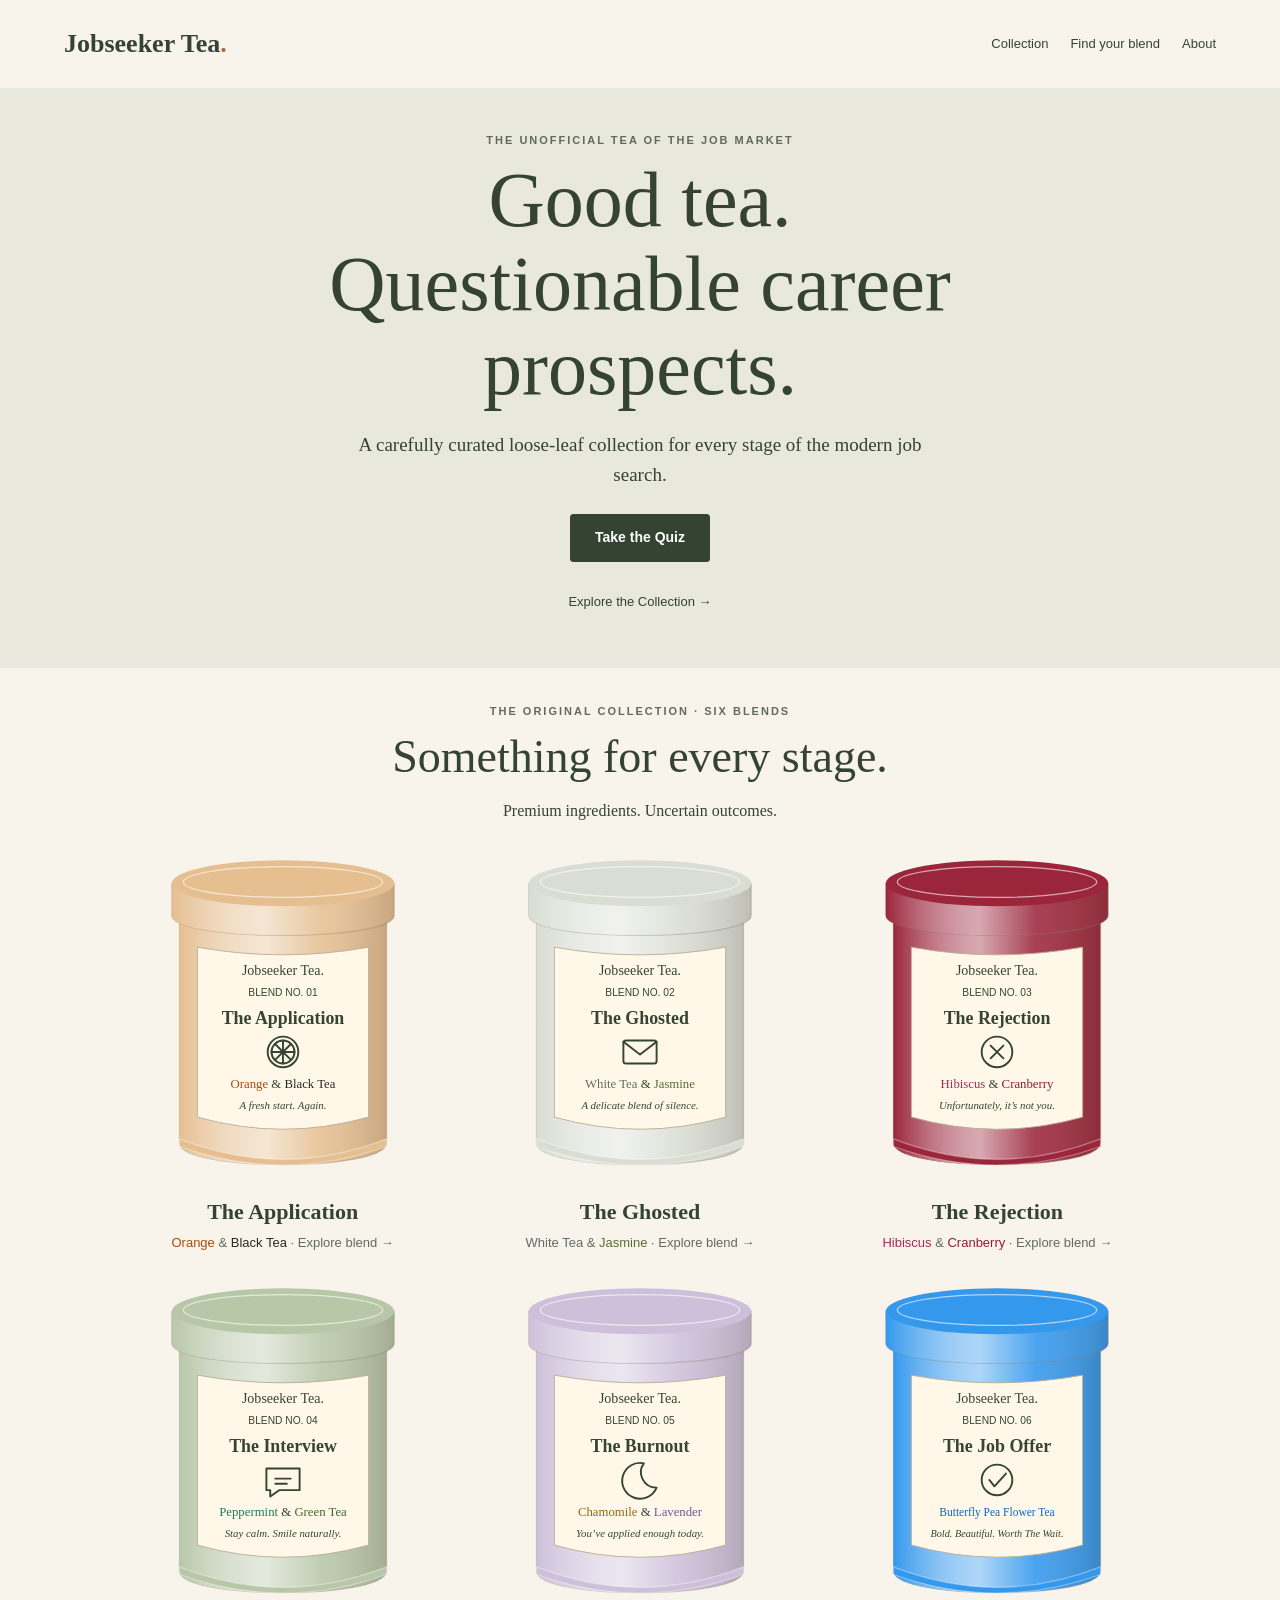
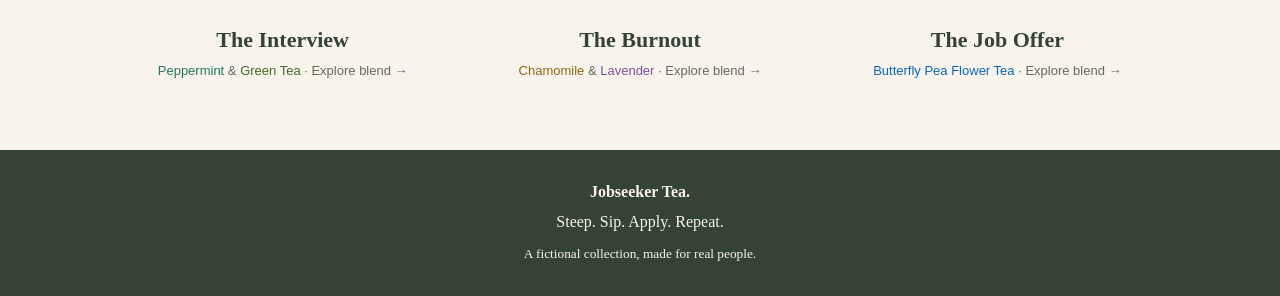
<file: index.html>
<!doctype html><html lang="en"><head><meta charset="utf-8"><meta name="viewport" content="width=device-width,initial-scale=1"><meta name="description" content="A fictional loose-leaf tea collection inspired by the modern job search. Find your blend."><title>Jobseeker Tea | Steep. Sip. Apply. Repeat.</title><link rel="stylesheet" href="style.css"><script src="script.js" defer></script></head><body><header><a class="brand" href="#">Jobseeker Tea<span>.</span></a><nav aria-label="Main navigation"><a href="#collection">Collection</a><a href="blends.html">Find your blend</a><a href="about.html">About</a></nav></header><main><section class="hero"><p class="eyebrow">The unofficial tea of the job market</p><h1>Good tea.<br>Questionable career prospects.</h1><p>A carefully curated loose-leaf collection for every stage of the modern job search.</p><a class="btn" href="quiz.html">Take the Quiz</a><a class="secondary" href="blends.html">Explore the Collection &rarr;</a></section><section id="collection"><div class="sectionhead"><p class="eyebrow">The original collection · Six blends</p><h2>Something for every stage.</h2><p>Premium ingredients. Uncertain outcomes.</p></div><div id="products" class="products"></div></section></main><footer><strong>Jobseeker Tea.</strong><p>Steep. Sip. Apply. Repeat.</p><small>A fictional collection, made for real people.</small></footer><dialog id="detail" aria-labelledby="detailtitle"><button class="close" aria-label="Close product details">×</button><div id="detailbody"></div></dialog></body></html>
</file>
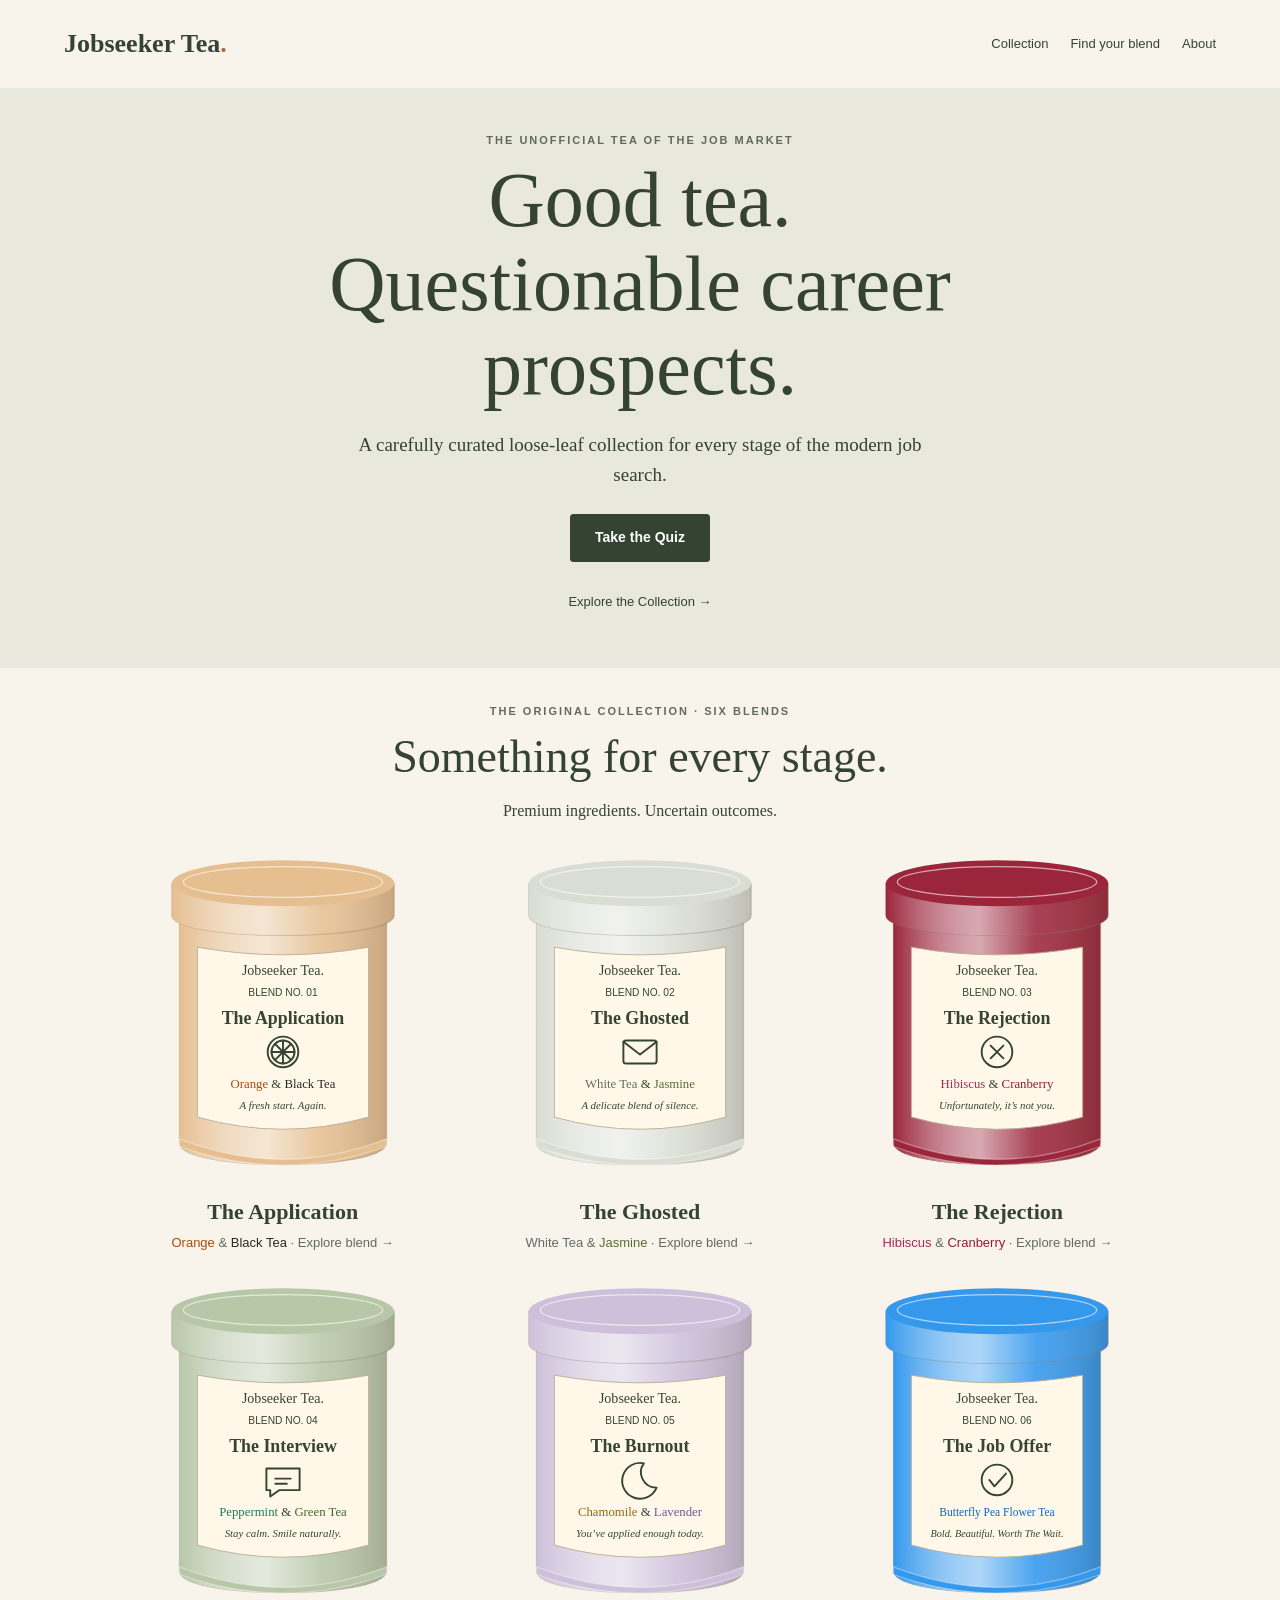
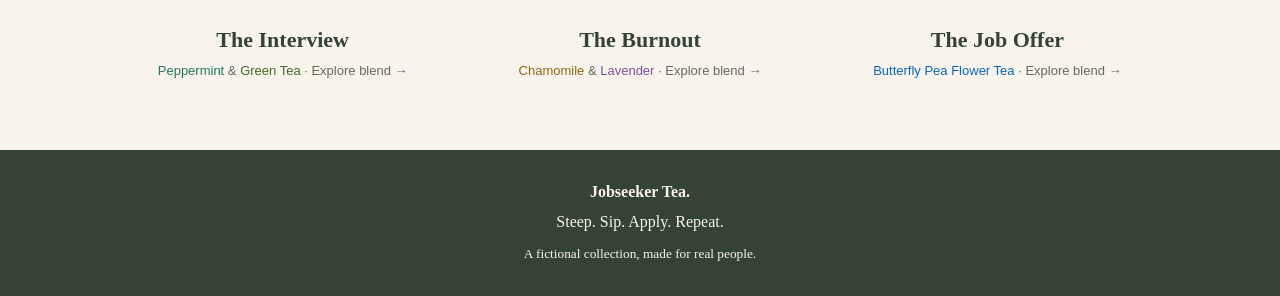
<file: jobseeker-tea-v14/index.html>
<!doctype html><html lang="en"><head><meta charset="utf-8"><meta name="viewport" content="width=device-width,initial-scale=1"><meta name="description" content="A fictional loose-leaf tea collection inspired by the modern job search. Find your blend."><title>Jobseeker Tea | Steep. Sip. Apply. Repeat.</title><link rel="stylesheet" href="style.css"><script src="script.js" defer></script><meta property="og:type" content="website"><meta property="og:site_name" content="Jobseeker Tea"><meta property="og:title" content="Jobseeker Tea | Find your blend"><meta property="og:description" content="A fictional loose-leaf tea collection inspired by the modern job search."><meta property="og:url" content="https://jobseekertea.netlify.app/"><meta property="og:image" content="https://jobseekertea.netlify.app/share/collection.png"><meta property="og:image:width" content="1200"><meta property="og:image:height" content="630"><meta property="og:image:alt" content="Jobseeker Tea | Find your blend"><meta name="twitter:card" content="summary_large_image"><meta name="twitter:title" content="Jobseeker Tea | Find your blend"><meta name="twitter:description" content="A fictional loose-leaf tea collection inspired by the modern job search."><meta name="twitter:image" content="https://jobseekertea.netlify.app/share/collection.png"><link rel="icon" href="favicon.svg" type="image/svg+xml"></head><body><header><a class="brand" href="#">Jobseeker Tea<span>.</span></a><nav aria-label="Main navigation"><a href="#collection">Collection</a><a href="blends.html">Find your blend</a><a href="about.html">About</a></nav></header><main><section class="hero"><p class="eyebrow">The unofficial tea of the job market</p><h1>Good tea.<br>Questionable career prospects.</h1><p>A carefully curated loose-leaf collection for every stage of the modern job search.</p><a class="btn" href="quiz.html">Take the Quiz</a><a class="secondary" href="blends.html">Explore the Collection &rarr;</a></section><section id="collection"><div class="sectionhead"><p class="eyebrow">The original collection · Six blends</p><h2>Something for every stage.</h2><p>Premium ingredients. Uncertain outcomes.</p></div><div id="products" class="products"></div></section></main><footer><strong>Jobseeker Tea.</strong><p>Steep. Sip. Apply. Repeat.</p><small>A fictional collection, made for real people.</small></footer><dialog id="detail" aria-labelledby="detailtitle"><button class="close" aria-label="Close product details">×</button><div id="detailbody"></div></dialog></body></html>
</file>
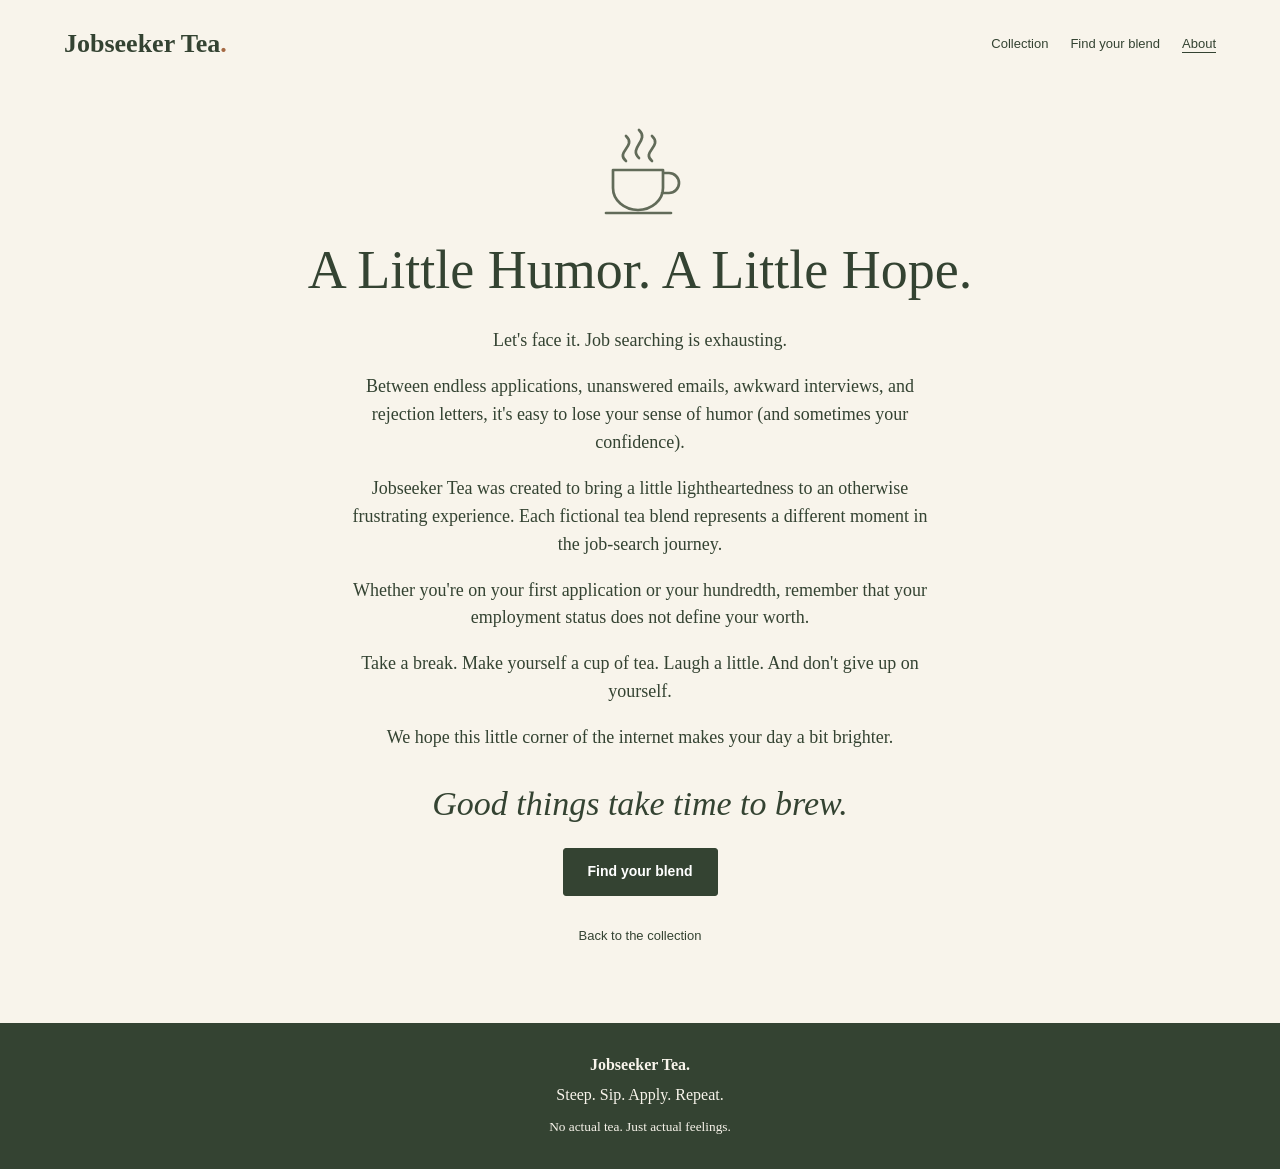
<file: about.html>
<!doctype html>
<html lang="en"><head><meta charset="utf-8"><meta name="viewport" content="width=device-width,initial-scale=1"><meta name="description" content="A little humor and a little hope for every job seeker."><title>About | Jobseeker Tea</title><link rel="stylesheet" href="style.css"></head>
<body class="about-page"><header><a class="brand" href="index.html">Jobseeker Tea<span>.</span></a><nav aria-label="Main navigation"><a href="index.html#collection">Collection</a><a href="blends.html">Find your blend</a><a href="about.html" aria-current="page">About</a></nav></header>
<main class="about about-story">
<svg class="tea-cup" viewBox="0 0 100 100" width="100" height="100" fill="none" stroke="currentColor" stroke-width="2.7" stroke-linecap="round" stroke-linejoin="round" role="img" aria-label="Steaming cup of tea"><g class="steam"><path d="M36 38 C25 29 47 23 36 13"/><path d="M49 35 C38 25 60 17 49 7"/><path d="M62 38 C51 29 73 23 62 13"/></g><path d="M23 47 H73 V65 A25 22 0 0 1 23 65 Z M73 50 H79 A10 10 0 0 1 79 70 H72 M16 90 H81"/></svg>
<h1>A Little Humor. A Little Hope.</h1><p>Let's face it. Job searching is exhausting.</p>
<p>Between endless applications, unanswered emails, awkward interviews, and rejection letters, it's easy to lose your sense of humor (and sometimes your confidence).</p>
<p>Jobseeker Tea was created to bring a little lightheartedness to an otherwise frustrating experience. Each fictional tea blend represents a different moment in the job-search journey.</p>
<p>Whether you're on your first application or your hundredth, remember that your employment status does not define your worth.</p>
<p>Take a break. Make yourself a cup of tea. Laugh a little. And don't give up on yourself.</p>
<p>We hope this little corner of the internet makes your day a bit brighter.</p>
<h2 class="hope">Good things take time to brew.</h2><a class="btn" href="quiz.html">Find your blend</a><a class="secondary" href="index.html#collection">Back to the collection</a>
</main><footer><strong>Jobseeker Tea.</strong><p>Steep. Sip. Apply. Repeat.</p><small>No actual tea. Just actual feelings.</small></footer></body></html>
</file>
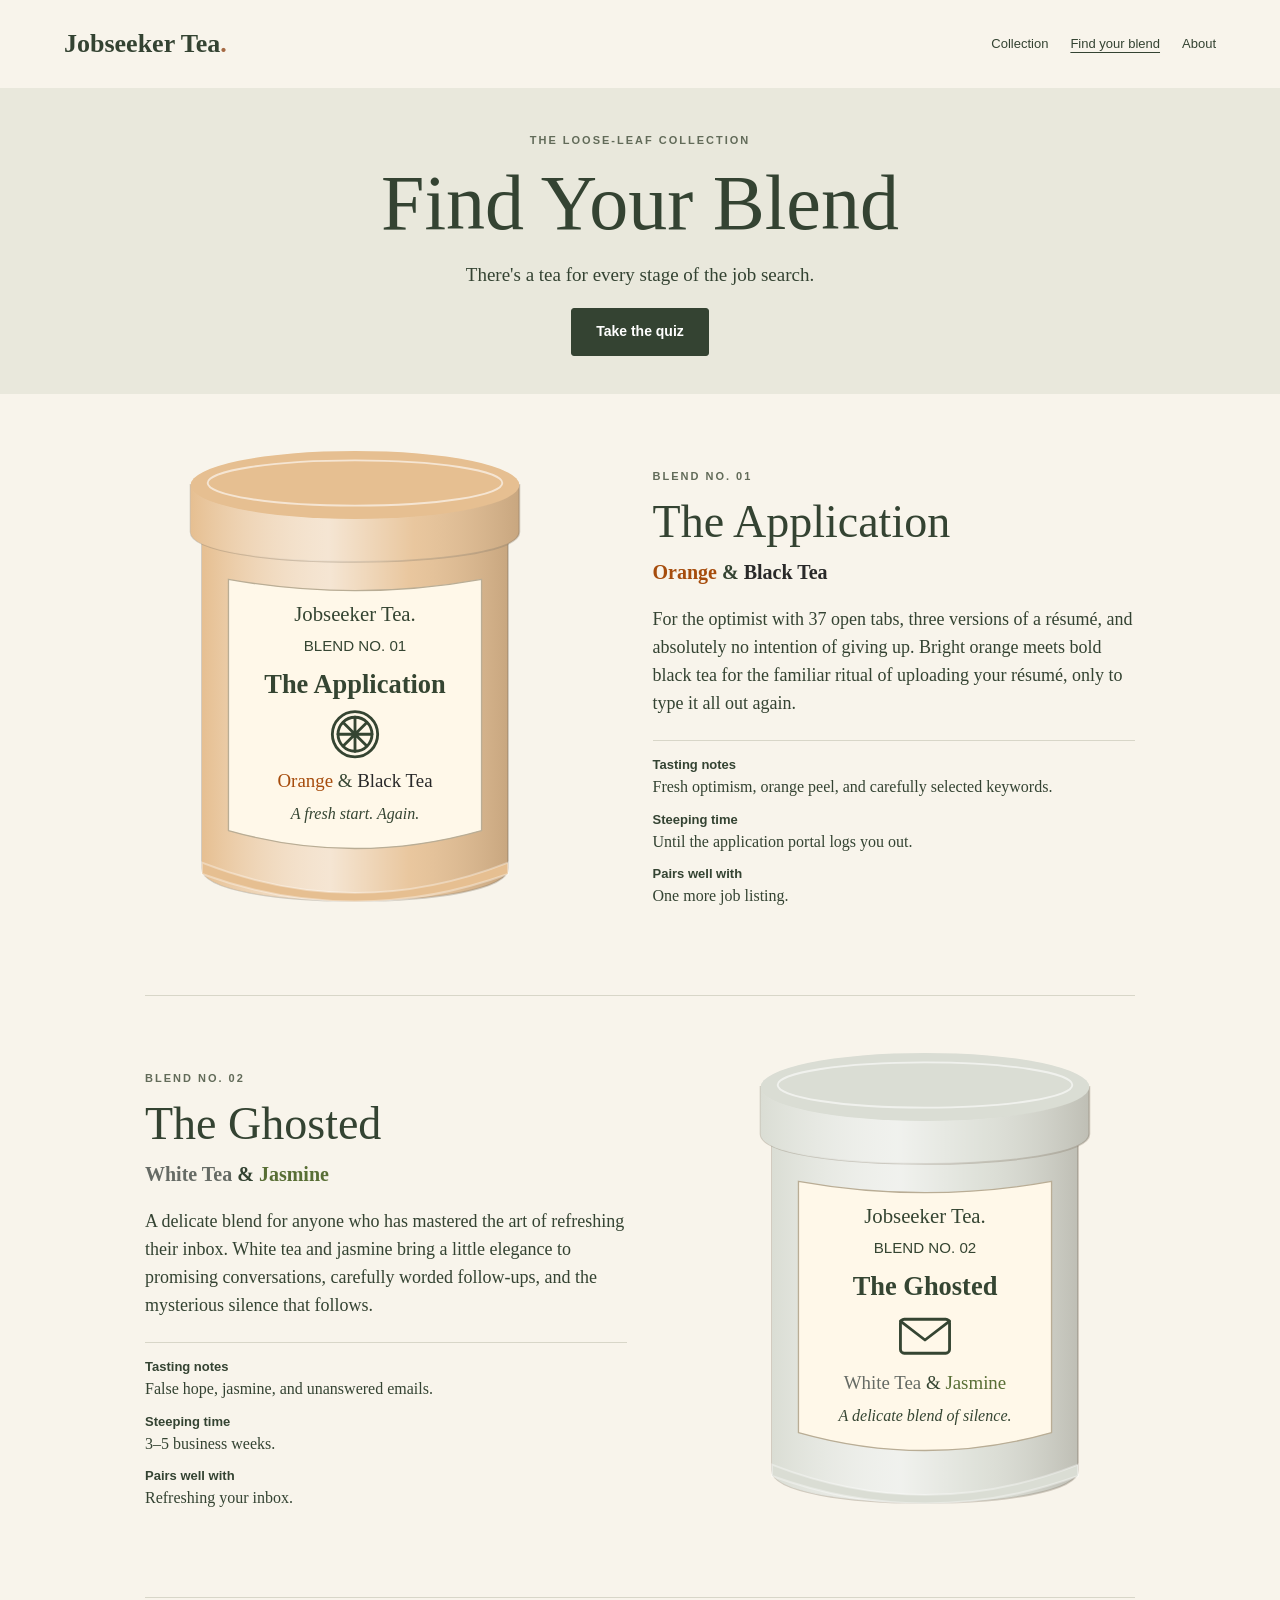
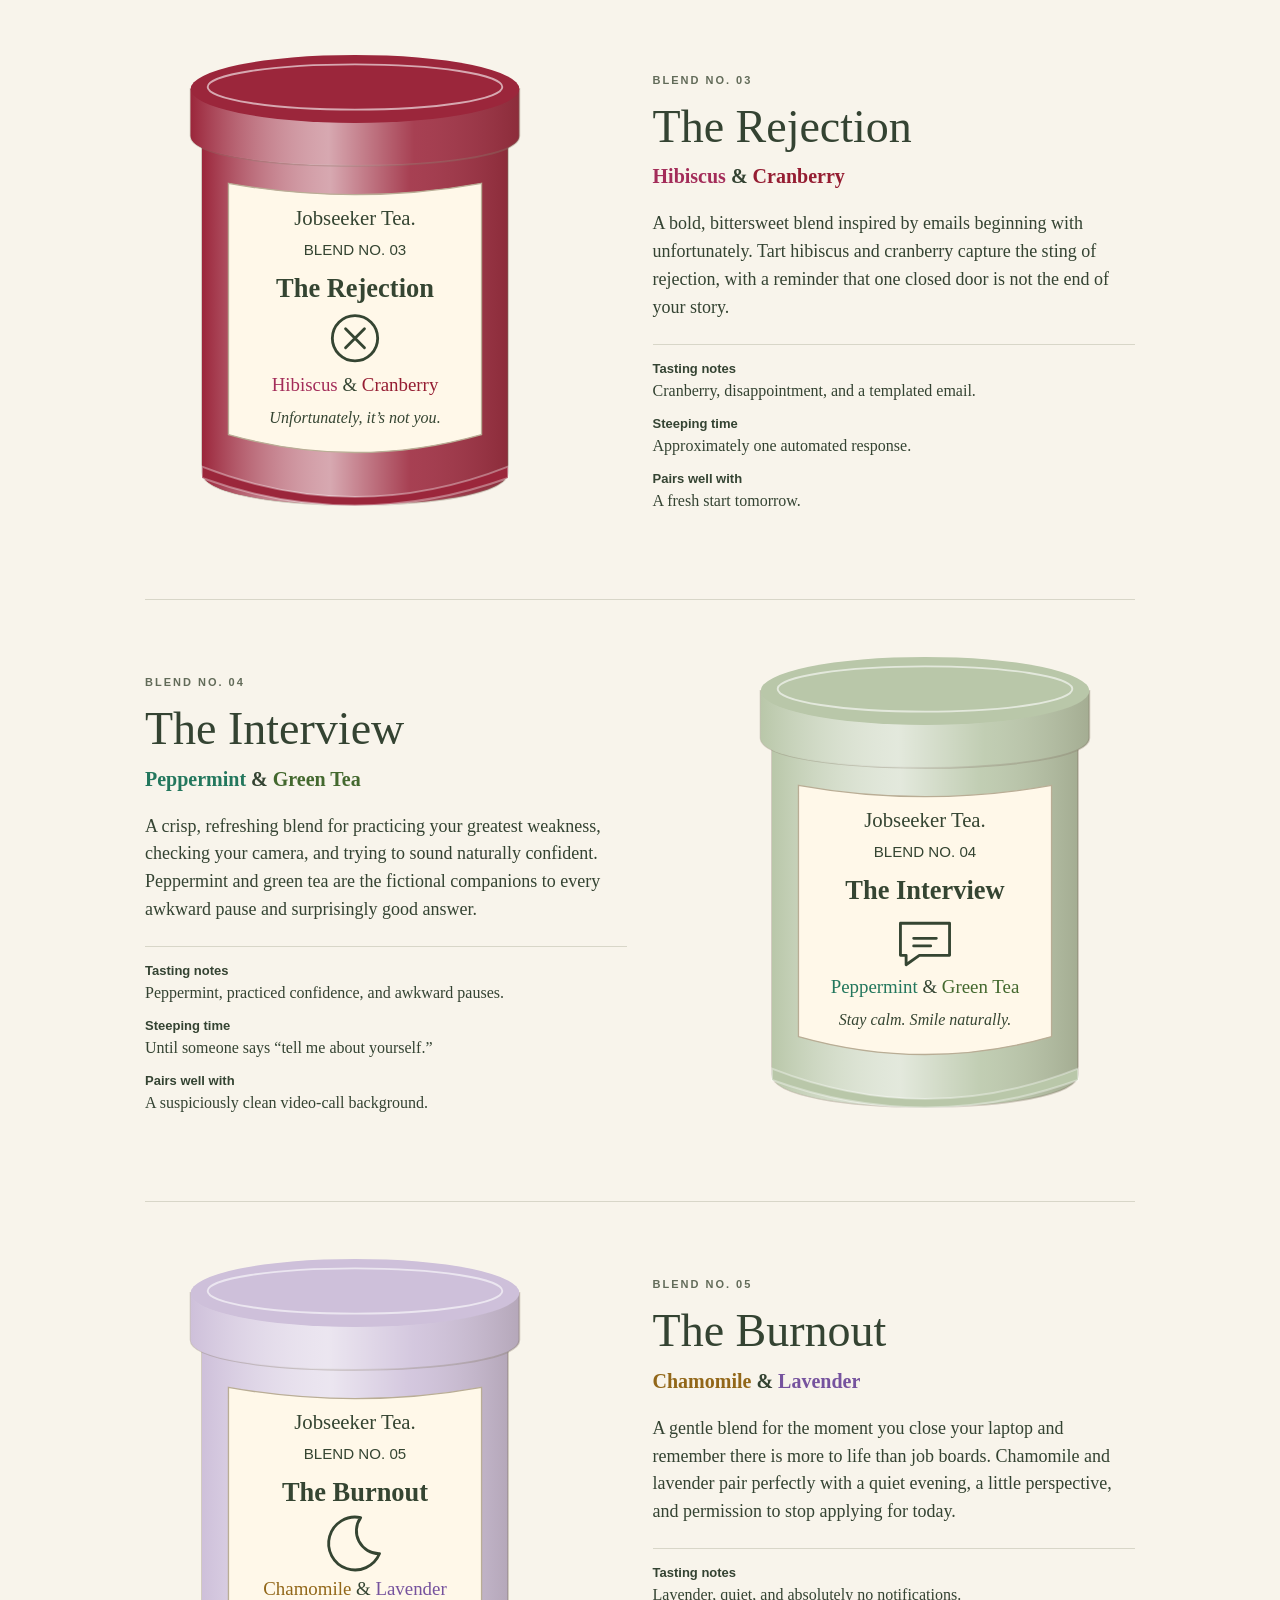
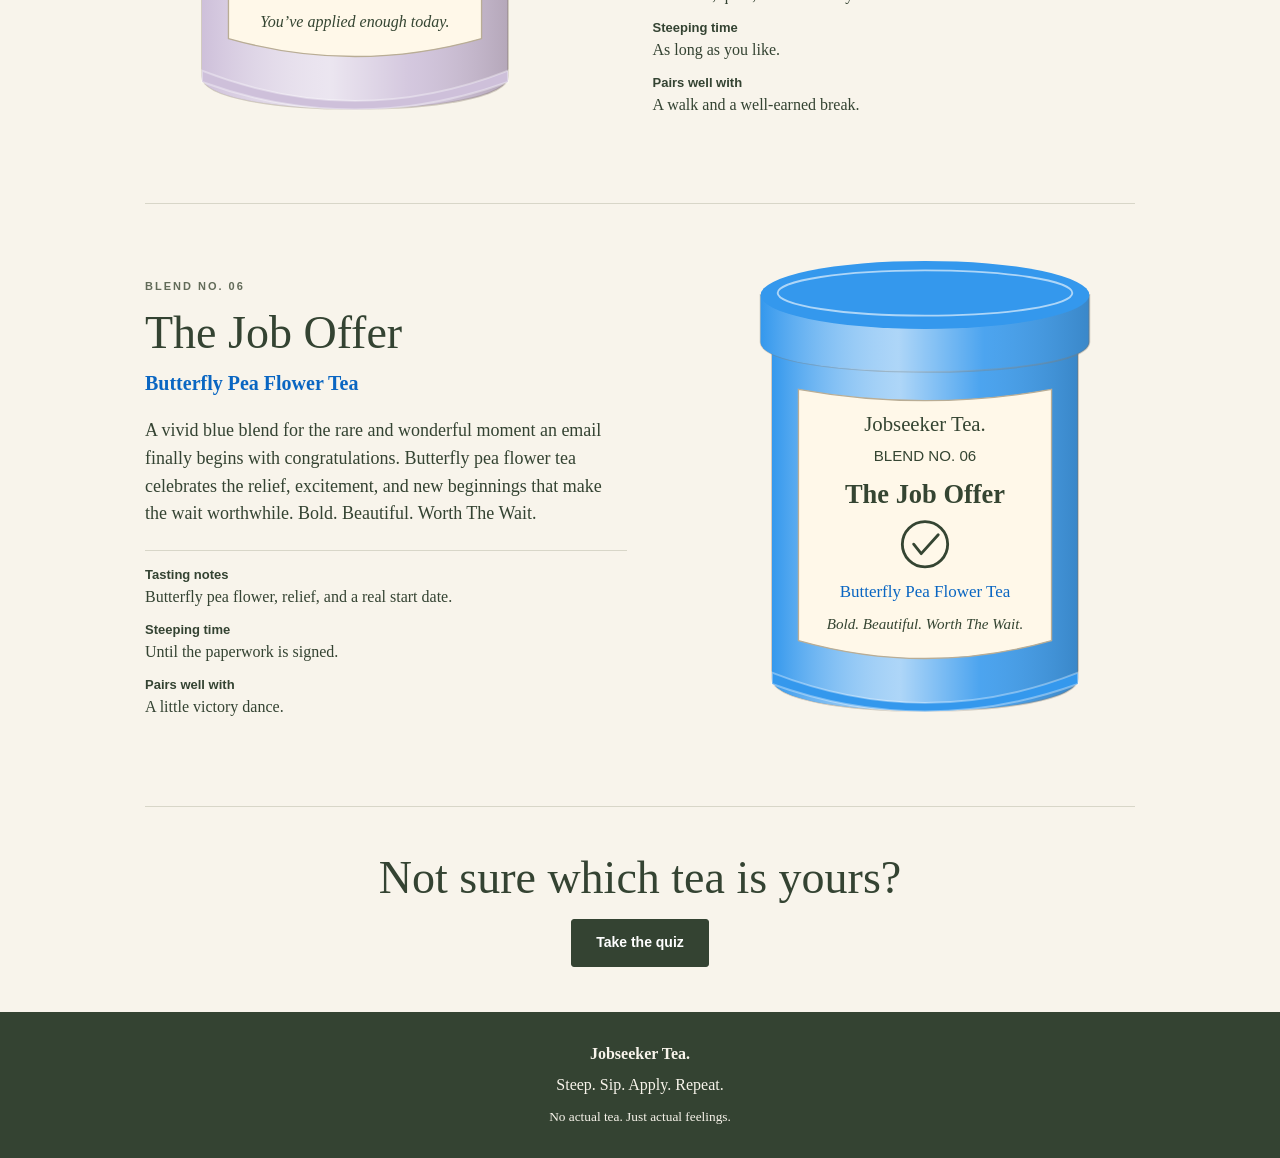
<file: blends.html>
<!doctype html><html lang="en"><head><meta charset="utf-8"><meta name="viewport" content="width=device-width,initial-scale=1"><meta name="description" content="Explore six fictional tea blends inspired by the job search and find your match."><title>Find Your Blend | Jobseeker Tea</title><link rel="stylesheet" href="style.css"><script src="script.js" defer></script></head><body class="blends-page"><header><a class="brand" href="index.html">Jobseeker Tea<span>.</span></a><nav aria-label="Main navigation"><a href="index.html#collection">Collection</a><a href="blends.html" aria-current="page">Find your blend</a><a href="about.html">About</a></nav></header><main><section class="blend-intro"><p class="eyebrow">The loose-leaf collection</p><h1>Find Your Blend</h1><p>There's a tea for every stage of the job search.</p><a class="btn" href="quiz.html">Take the quiz</a></section><section id="blend-catalog" class="blend-catalog" aria-label="Explore all six blends"></section><div class="blend-end"><h2>Not sure which tea is yours?</h2><a class="btn" href="quiz.html">Take the quiz</a></div></main><footer><strong>Jobseeker Tea.</strong><p>Steep. Sip. Apply. Repeat.</p><small>No actual tea. Just actual feelings.</small></footer></body></html>
</file>
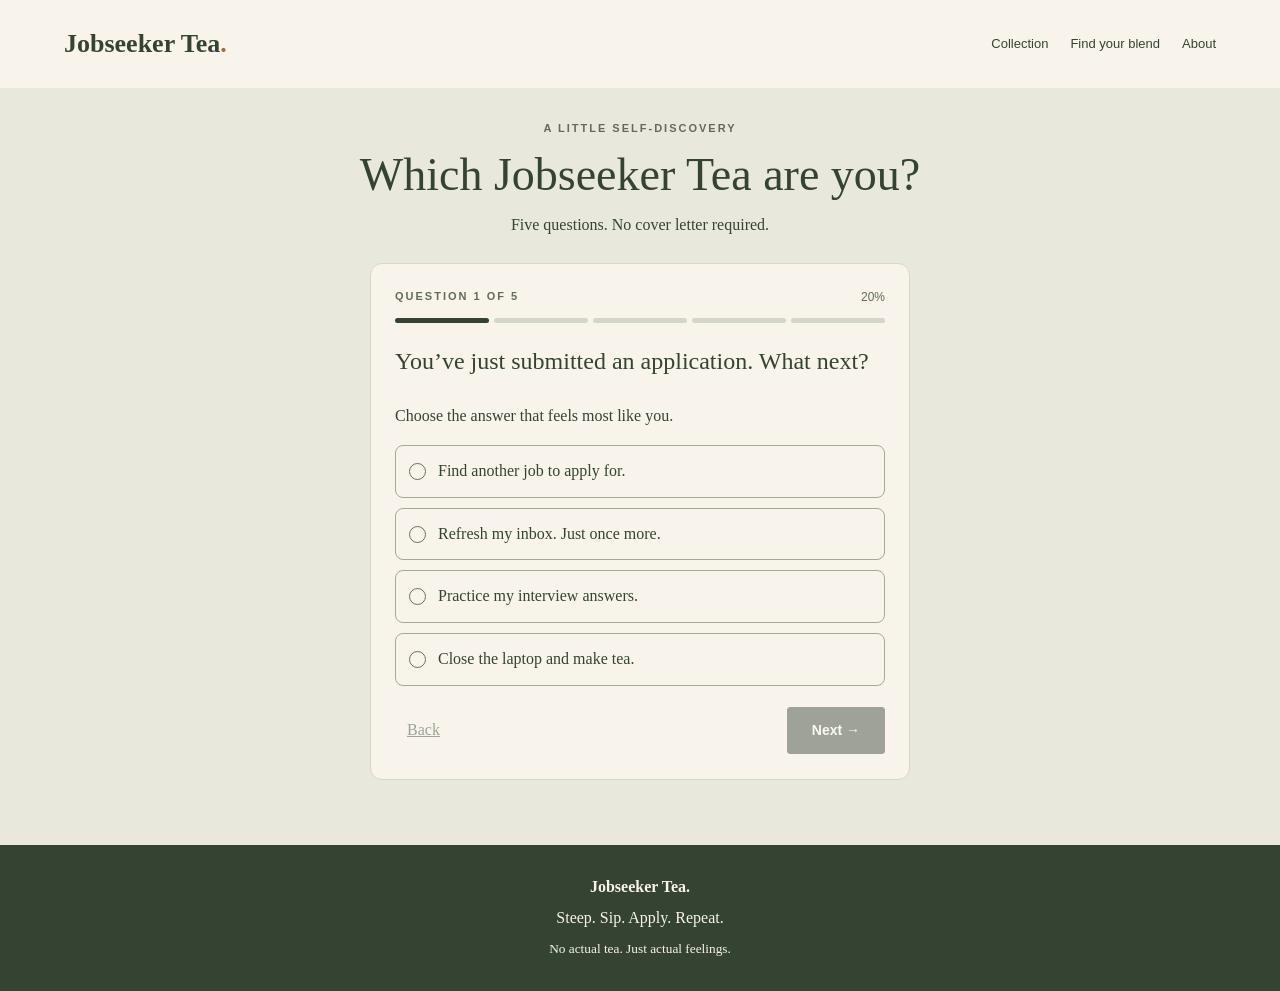
<file: quiz.html>
<!doctype html><html lang="en"><head><meta charset="utf-8"><meta name="viewport" content="width=device-width,initial-scale=1"><meta name="description" content="Five questions to discover your fictional Jobseeker Tea blend."><title>Take the Quiz | Jobseeker Tea</title><link rel="stylesheet" href="style.css"><script src="script.js" defer></script></head><body class="quiz-page"><header><a class="brand" href="index.html">Jobseeker Tea<span>.</span></a><nav aria-label="Main navigation"><a href="index.html#collection">Collection</a><a href="blends.html">Find your blend</a><a href="about.html">About</a></nav></header><main><section id="quiz" class="quiz"><p class="eyebrow">A little self-discovery</p><h2>Which Jobseeker Tea are you?</h2><p>Five questions. No cover letter required.</p><div id="quizcontent"></div></section></main><footer><strong>Jobseeker Tea.</strong><p>Steep. Sip. Apply. Repeat.</p><small>No actual tea. Just actual feelings.</small></footer></body></html>
</file>
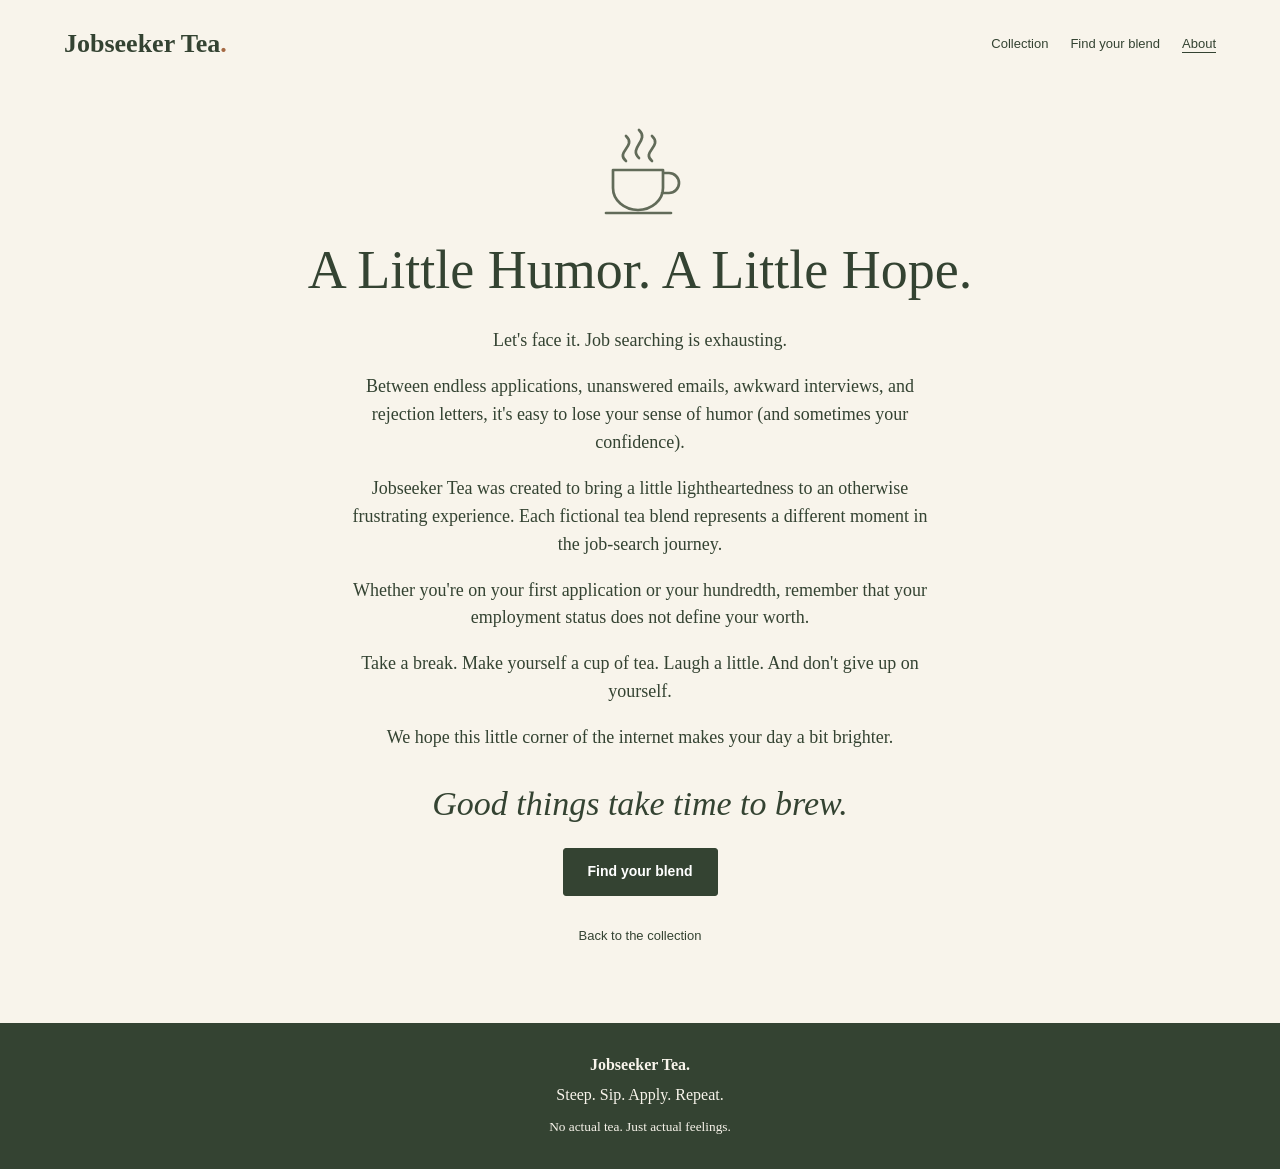
<file: jobseeker-tea-v14/about.html>
<!doctype html>
<html lang="en"><head><meta charset="utf-8"><meta name="viewport" content="width=device-width,initial-scale=1"><meta name="description" content="A little humor and a little hope for every job seeker."><title>About | Jobseeker Tea</title><link rel="stylesheet" href="style.css"><meta property="og:type" content="website"><meta property="og:site_name" content="Jobseeker Tea"><meta property="og:title" content="Jobseeker Tea | Find your blend"><meta property="og:description" content="A fictional loose-leaf tea collection inspired by the modern job search."><meta property="og:url" content="https://jobseekertea.netlify.app/about.html"><meta property="og:image" content="https://jobseekertea.netlify.app/share/collection.png"><meta property="og:image:width" content="1200"><meta property="og:image:height" content="630"><meta property="og:image:alt" content="Jobseeker Tea | Find your blend"><meta name="twitter:card" content="summary_large_image"><meta name="twitter:title" content="Jobseeker Tea | Find your blend"><meta name="twitter:description" content="A fictional loose-leaf tea collection inspired by the modern job search."><meta name="twitter:image" content="https://jobseekertea.netlify.app/share/collection.png"><link rel="icon" href="favicon.svg" type="image/svg+xml"></head>
<body class="about-page"><header><a class="brand" href="index.html">Jobseeker Tea<span>.</span></a><nav aria-label="Main navigation"><a href="index.html#collection">Collection</a><a href="blends.html">Find your blend</a><a href="about.html" aria-current="page">About</a></nav></header>
<main class="about about-story">
<svg class="tea-cup" viewBox="0 0 100 100" width="100" height="100" fill="none" stroke="currentColor" stroke-width="2.7" stroke-linecap="round" stroke-linejoin="round" role="img" aria-label="Steaming cup of tea"><g class="steam"><path d="M36 38 C25 29 47 23 36 13"/><path d="M49 35 C38 25 60 17 49 7"/><path d="M62 38 C51 29 73 23 62 13"/></g><path d="M23 47 H73 V65 A25 22 0 0 1 23 65 Z M73 50 H79 A10 10 0 0 1 79 70 H72 M16 90 H81"/></svg>
<h1>A Little Humor. A Little Hope.</h1><p>Let's face it. Job searching is exhausting.</p>
<p>Between endless applications, unanswered emails, awkward interviews, and rejection letters, it's easy to lose your sense of humor (and sometimes your confidence).</p>
<p>Jobseeker Tea was created to bring a little lightheartedness to an otherwise frustrating experience. Each fictional tea blend represents a different moment in the job-search journey.</p>
<p>Whether you're on your first application or your hundredth, remember that your employment status does not define your worth.</p>
<p>Take a break. Make yourself a cup of tea. Laugh a little. And don't give up on yourself.</p>
<p>We hope this little corner of the internet makes your day a bit brighter.</p>
<h2 class="hope">Good things take time to brew.</h2><a class="btn" href="quiz.html">Find your blend</a><a class="secondary" href="index.html#collection">Back to the collection</a>
</main><footer><strong>Jobseeker Tea.</strong><p>Steep. Sip. Apply. Repeat.</p><small>No actual tea. Just actual feelings.</small></footer></body></html>
</file>
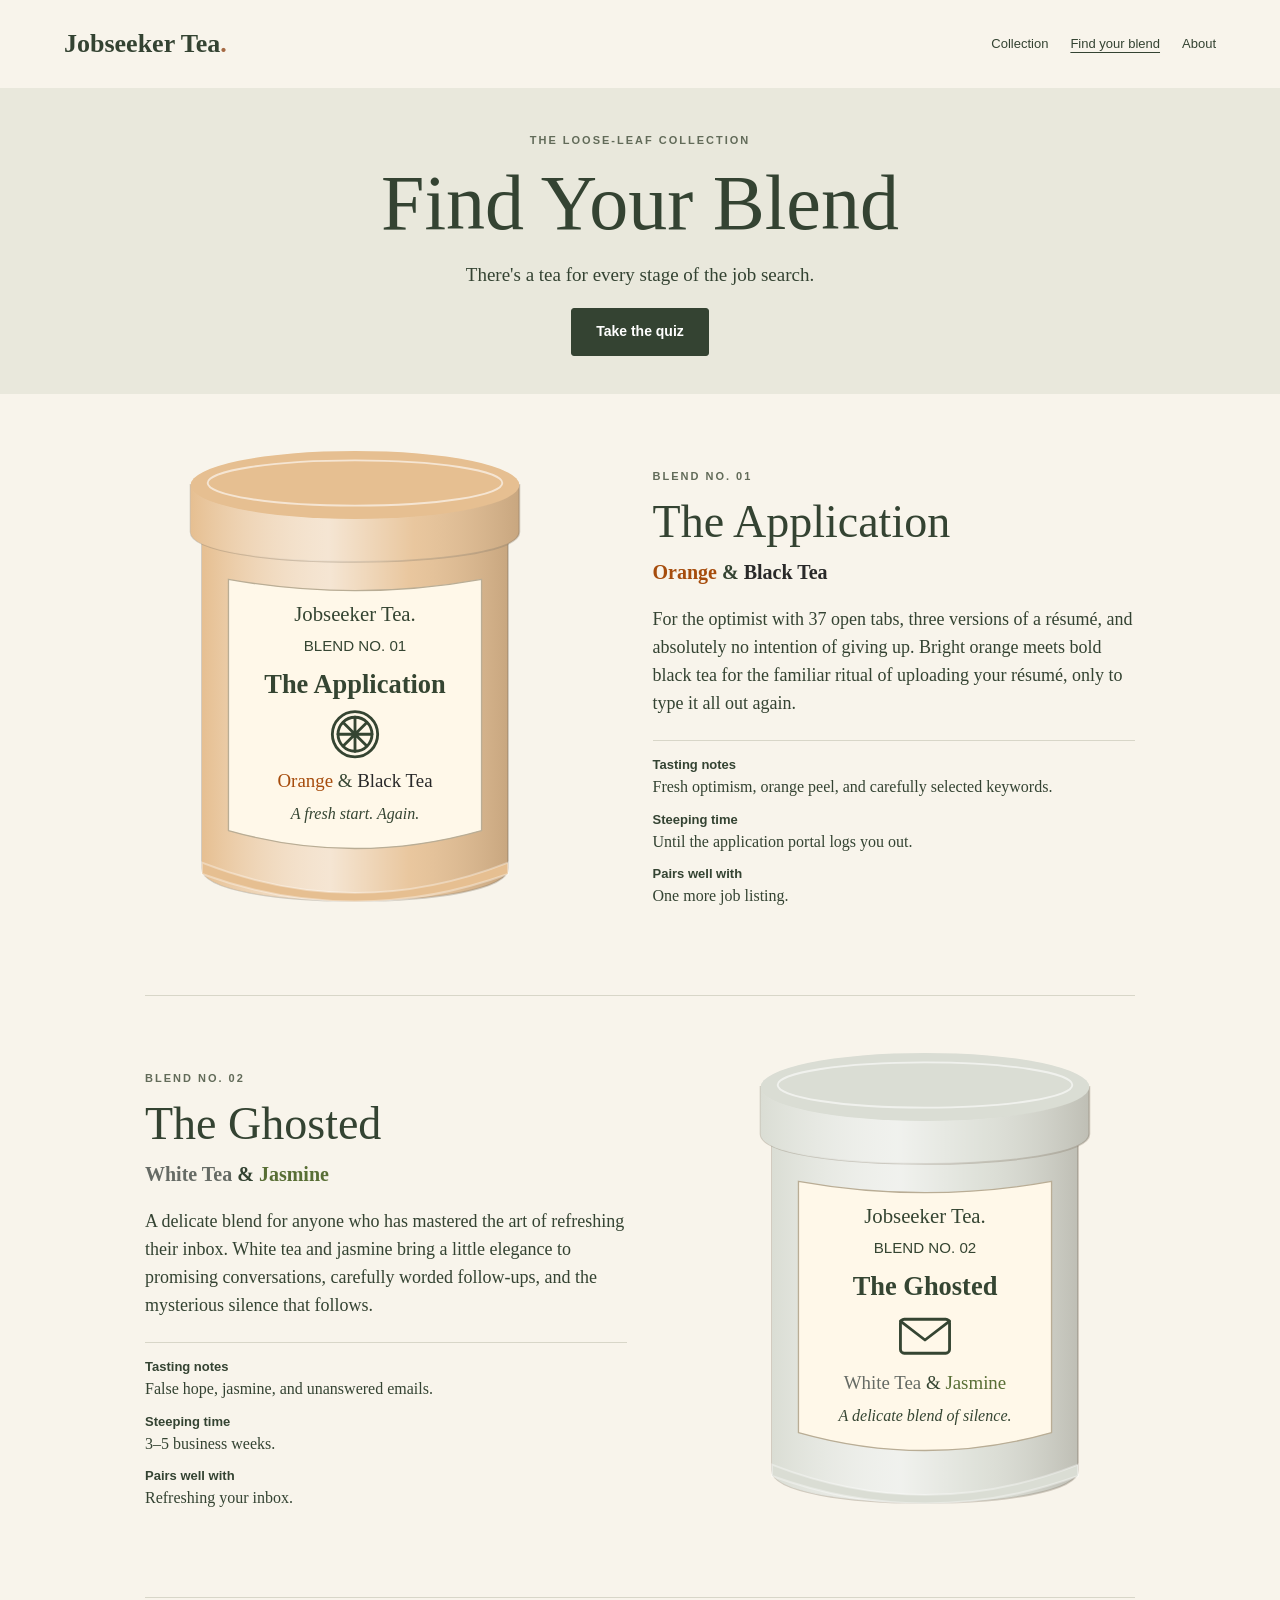
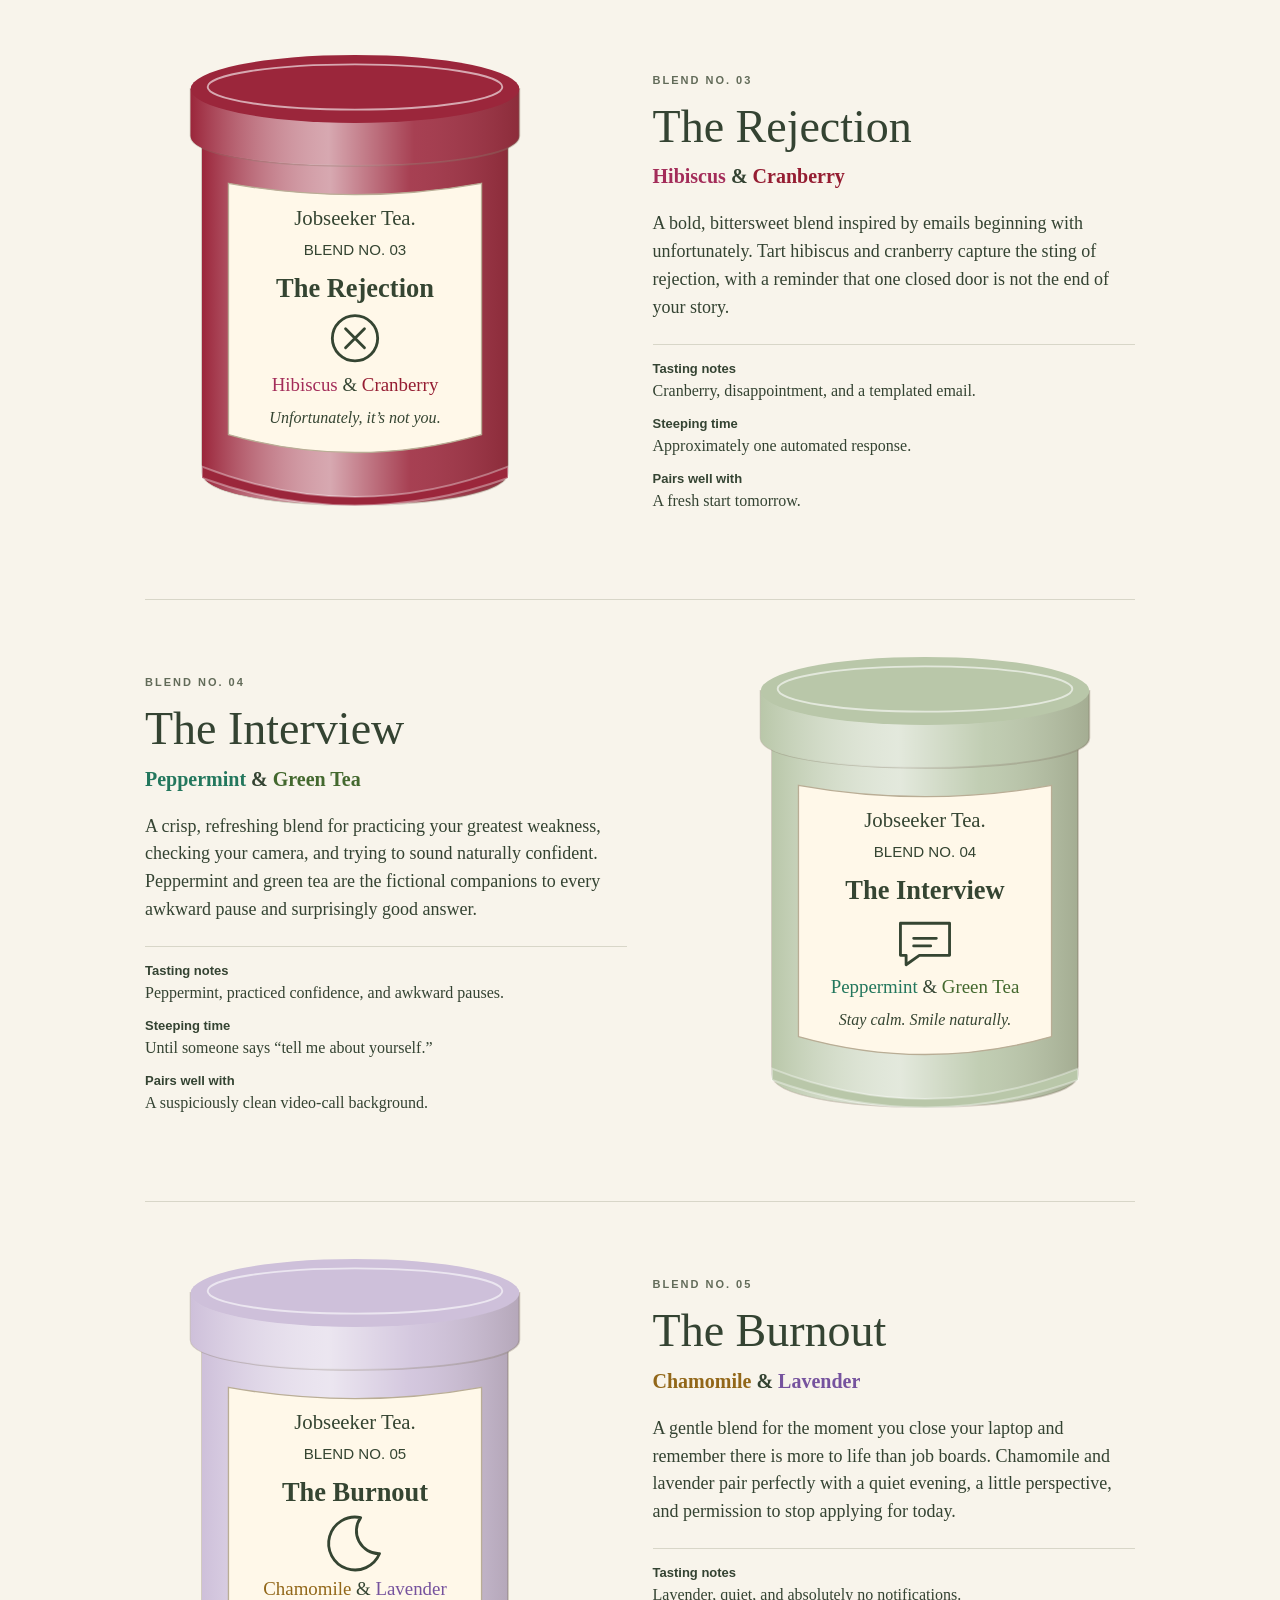
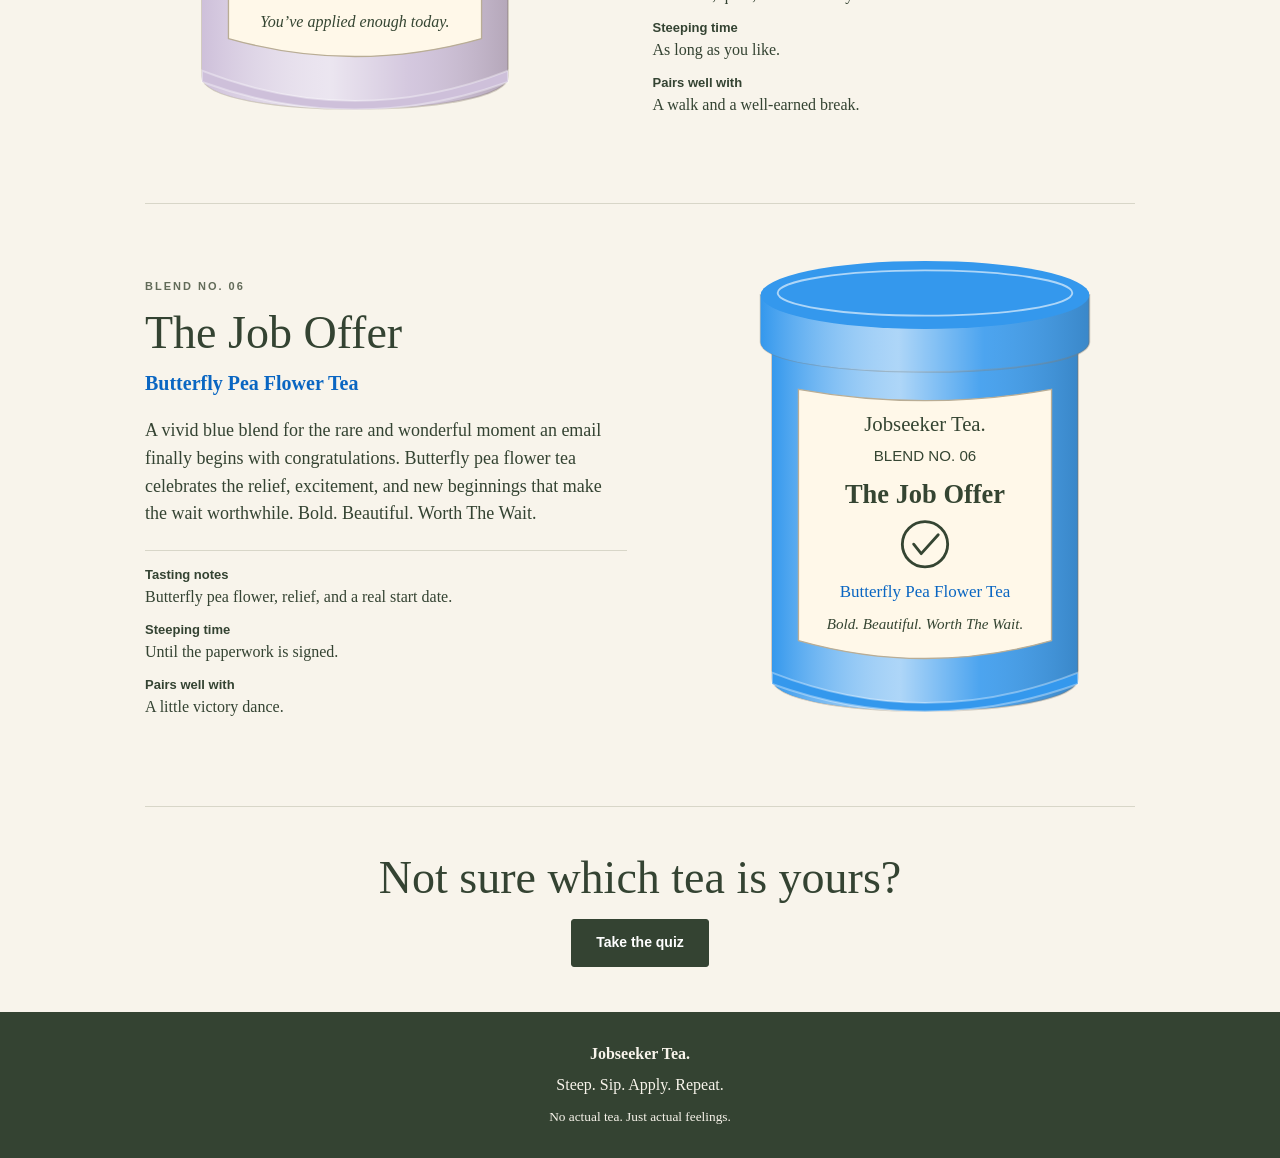
<file: jobseeker-tea-v14/blends.html>
<!doctype html><html lang="en"><head><meta charset="utf-8"><meta name="viewport" content="width=device-width,initial-scale=1"><meta name="description" content="Explore six fictional tea blends inspired by the job search and find your match."><title>Find Your Blend | Jobseeker Tea</title><link rel="stylesheet" href="style.css"><script src="script.js" defer></script><meta property="og:type" content="website"><meta property="og:site_name" content="Jobseeker Tea"><meta property="og:title" content="Jobseeker Tea | Find your blend"><meta property="og:description" content="A fictional loose-leaf tea collection inspired by the modern job search."><meta property="og:url" content="https://jobseekertea.netlify.app/blends.html"><meta property="og:image" content="https://jobseekertea.netlify.app/share/collection.png"><meta property="og:image:width" content="1200"><meta property="og:image:height" content="630"><meta property="og:image:alt" content="Jobseeker Tea | Find your blend"><meta name="twitter:card" content="summary_large_image"><meta name="twitter:title" content="Jobseeker Tea | Find your blend"><meta name="twitter:description" content="A fictional loose-leaf tea collection inspired by the modern job search."><meta name="twitter:image" content="https://jobseekertea.netlify.app/share/collection.png"><link rel="icon" href="favicon.svg" type="image/svg+xml"></head><body class="blends-page"><header><a class="brand" href="index.html">Jobseeker Tea<span>.</span></a><nav aria-label="Main navigation"><a href="index.html#collection">Collection</a><a href="blends.html" aria-current="page">Find your blend</a><a href="about.html">About</a></nav></header><main><section class="blend-intro"><p class="eyebrow">The loose-leaf collection</p><h1>Find Your Blend</h1><p>There's a tea for every stage of the job search.</p><a class="btn" href="quiz.html">Take the quiz</a></section><section id="blend-catalog" class="blend-catalog" aria-label="Explore all six blends"></section><div class="blend-end"><h2>Not sure which tea is yours?</h2><a class="btn" href="quiz.html">Take the quiz</a></div></main><footer><strong>Jobseeker Tea.</strong><p>Steep. Sip. Apply. Repeat.</p><small>No actual tea. Just actual feelings.</small></footer></body></html>
</file>
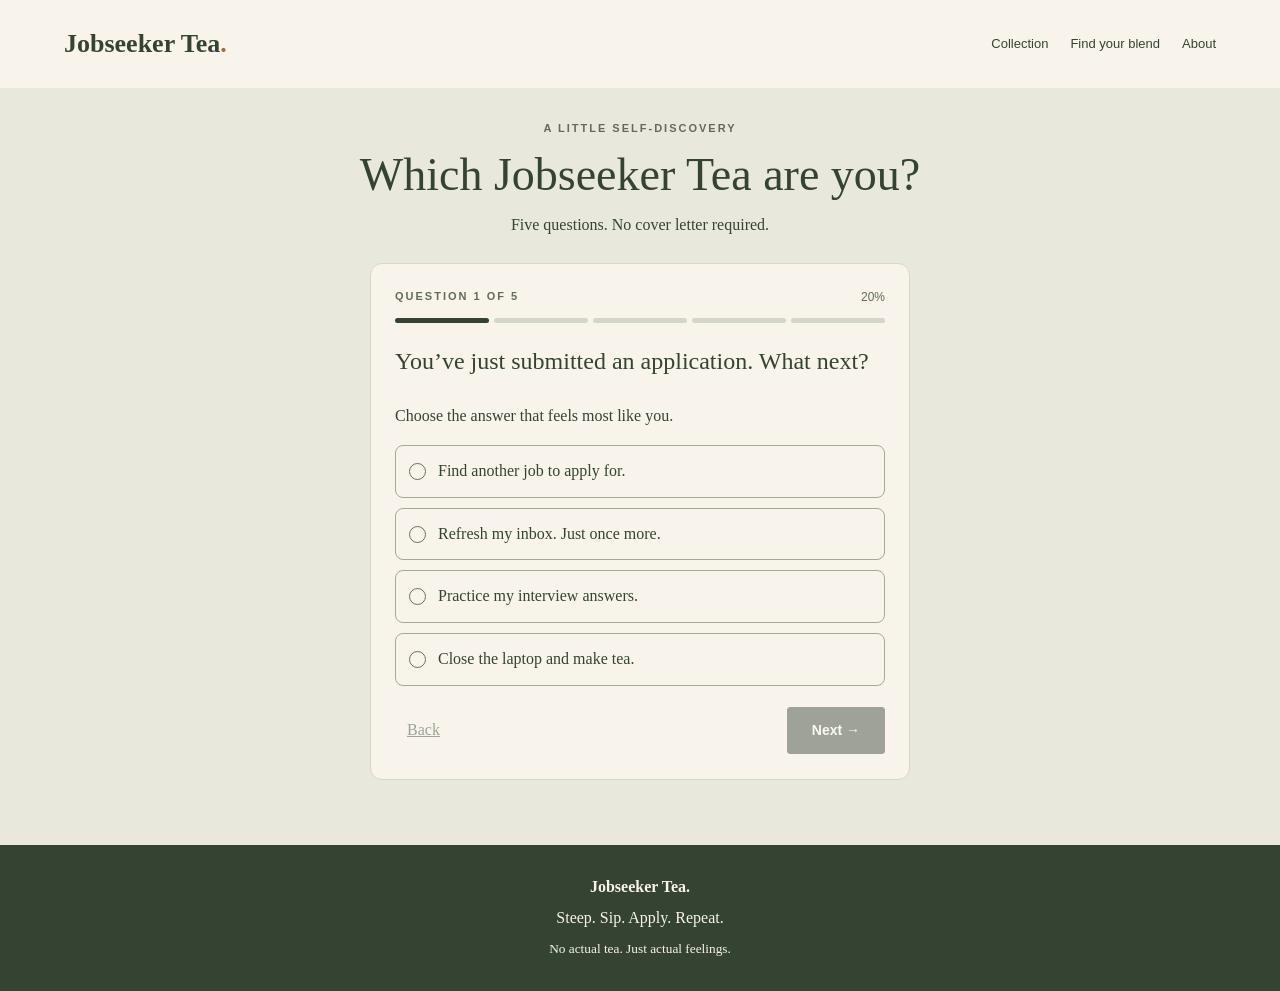
<file: jobseeker-tea-v14/quiz.html>
<!doctype html><html lang="en"><head><meta charset="utf-8"><meta name="viewport" content="width=device-width,initial-scale=1"><meta name="description" content="Five questions to discover your fictional Jobseeker Tea blend."><title>Take the Quiz | Jobseeker Tea</title><link rel="stylesheet" href="style.css"><script src="script.js" defer></script><meta property="og:type" content="website"><meta property="og:site_name" content="Jobseeker Tea"><meta property="og:title" content="Jobseeker Tea | Find your blend"><meta property="og:description" content="A fictional loose-leaf tea collection inspired by the modern job search."><meta property="og:url" content="https://jobseekertea.netlify.app/quiz.html"><meta property="og:image" content="https://jobseekertea.netlify.app/share/collection.png"><meta property="og:image:width" content="1200"><meta property="og:image:height" content="630"><meta property="og:image:alt" content="Jobseeker Tea | Find your blend"><meta name="twitter:card" content="summary_large_image"><meta name="twitter:title" content="Jobseeker Tea | Find your blend"><meta name="twitter:description" content="A fictional loose-leaf tea collection inspired by the modern job search."><meta name="twitter:image" content="https://jobseekertea.netlify.app/share/collection.png"><link rel="icon" href="favicon.svg" type="image/svg+xml"></head><body class="quiz-page"><header><a class="brand" href="index.html">Jobseeker Tea<span>.</span></a><nav aria-label="Main navigation"><a href="index.html#collection">Collection</a><a href="blends.html">Find your blend</a><a href="about.html">About</a></nav></header><main><section id="quiz" class="quiz"><p class="eyebrow">A little self-discovery</p><h2>Which Jobseeker Tea are you?</h2><p>Five questions. No cover letter required.</p><div id="quizcontent"></div></section></main><footer><strong>Jobseeker Tea.</strong><p>Steep. Sip. Apply. Repeat.</p><small>No actual tea. Just actual feelings.</small></footer></body></html>
</file>
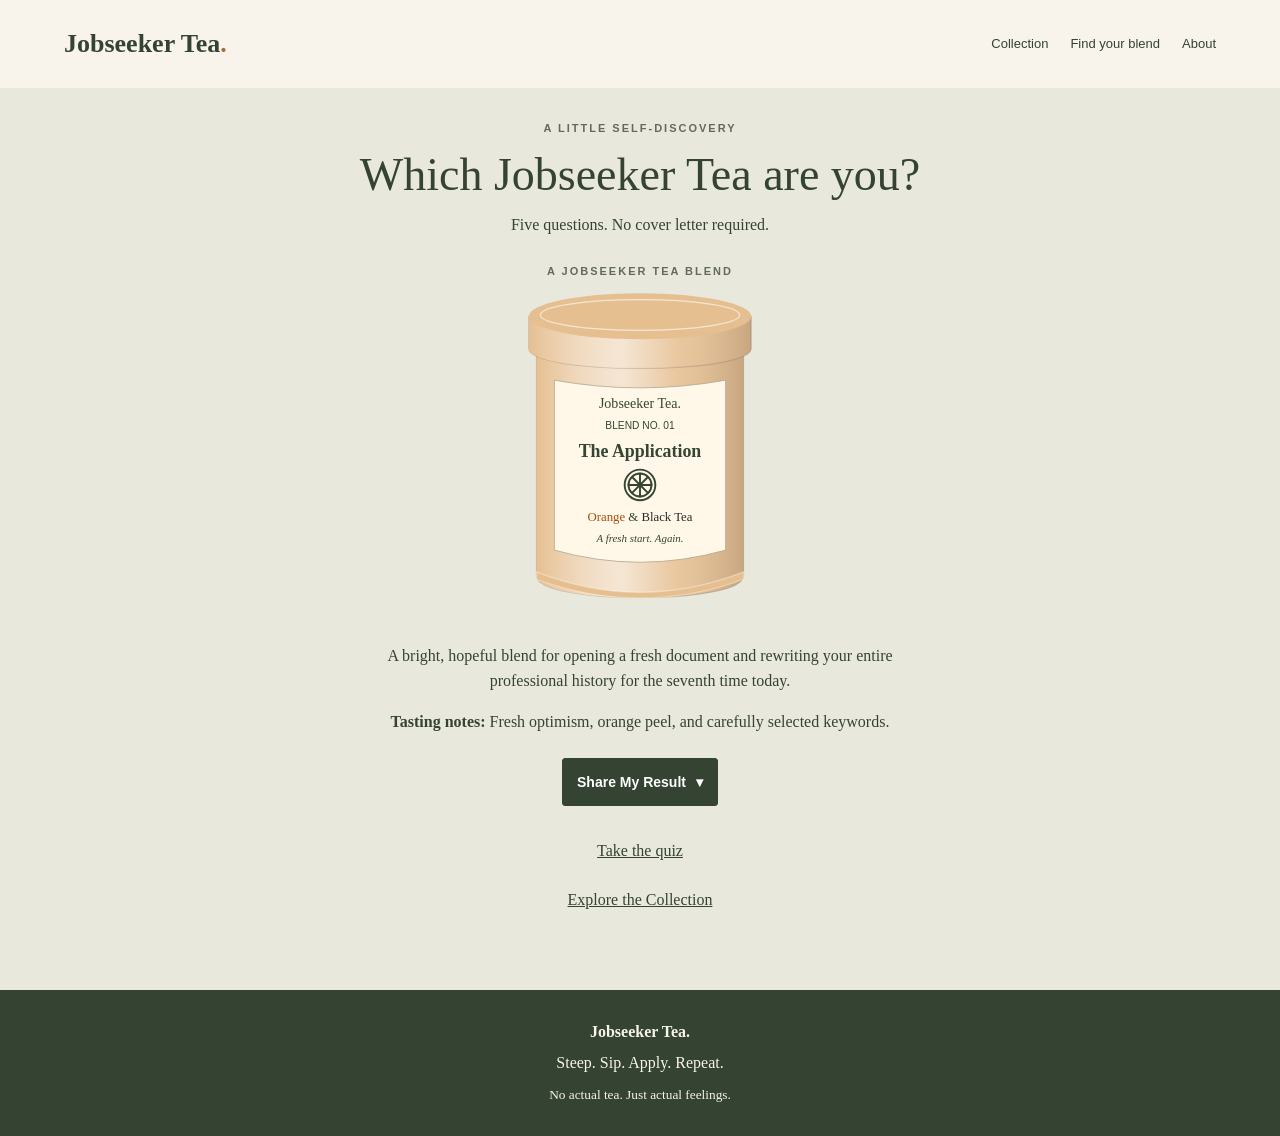
<file: jobseeker-tea-v14/result-the-application.html>
<!doctype html><html lang="en"><head><meta charset="utf-8"><meta name="viewport" content="width=device-width,initial-scale=1"><meta name="description" content="Five questions to discover your fictional Jobseeker Tea blend."><title>My Jobseeker Tea is The Application! | Jobseeker Tea</title><meta property="og:type" content="website"><meta property="og:site_name" content="Jobseeker Tea"><meta property="og:title" content="My Jobseeker Tea is The Application!"><meta property="og:description" content="Orange &amp; Black Tea. A fresh start. Again. Which blend are you?"><meta property="og:url" content="https://jobseekertea.netlify.app/result-the-application.html"><meta property="og:image" content="https://jobseekertea.netlify.app/share/the-application.png"><meta property="og:image:width" content="1200"><meta property="og:image:height" content="630"><meta property="og:image:alt" content="My Jobseeker Tea is The Application!"><meta name="twitter:card" content="summary_large_image"><meta name="twitter:title" content="My Jobseeker Tea is The Application!"><meta name="twitter:description" content="Orange &amp; Black Tea. A fresh start. Again. Which blend are you?"><meta name="twitter:image" content="https://jobseekertea.netlify.app/share/the-application.png"><link rel="icon" href="favicon.svg" type="image/svg+xml"><link rel="stylesheet" href="style.css"><script src="script.js" defer></script></head><body class="quiz-page" data-shared-blend="the-application"><header><a class="brand" href="index.html">Jobseeker Tea<span>.</span></a><nav aria-label="Main navigation"><a href="index.html#collection">Collection</a><a href="blends.html">Find your blend</a><a href="about.html">About</a></nav></header><main><section id="quiz" class="quiz"><p class="eyebrow">A little self-discovery</p><h2>Which Jobseeker Tea are you?</h2><p>Five questions. No cover letter required.</p><div id="quizcontent"></div></section></main><footer><strong>Jobseeker Tea.</strong><p>Steep. Sip. Apply. Repeat.</p><small>No actual tea. Just actual feelings.</small></footer></body></html>
</file>
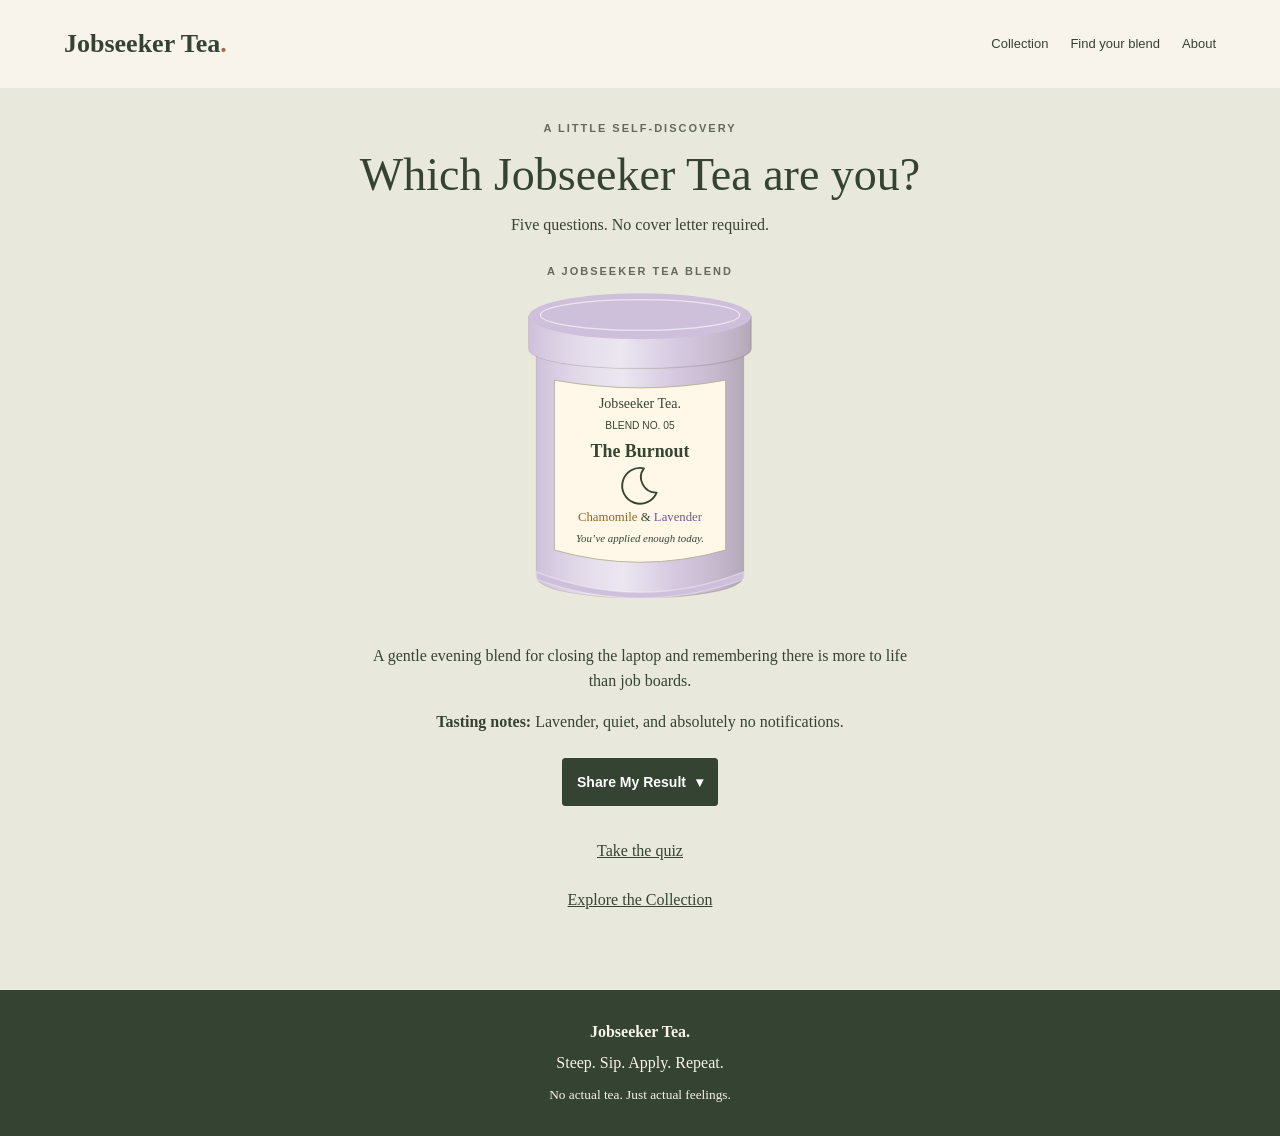
<file: jobseeker-tea-v14/result-the-burnout.html>
<!doctype html><html lang="en"><head><meta charset="utf-8"><meta name="viewport" content="width=device-width,initial-scale=1"><meta name="description" content="Five questions to discover your fictional Jobseeker Tea blend."><title>My Jobseeker Tea is The Burnout! | Jobseeker Tea</title><meta property="og:type" content="website"><meta property="og:site_name" content="Jobseeker Tea"><meta property="og:title" content="My Jobseeker Tea is The Burnout!"><meta property="og:description" content="Chamomile &amp; Lavender. You’ve applied enough today. Which blend are you?"><meta property="og:url" content="https://jobseekertea.netlify.app/result-the-burnout.html"><meta property="og:image" content="https://jobseekertea.netlify.app/share/the-burnout.png"><meta property="og:image:width" content="1200"><meta property="og:image:height" content="630"><meta property="og:image:alt" content="My Jobseeker Tea is The Burnout!"><meta name="twitter:card" content="summary_large_image"><meta name="twitter:title" content="My Jobseeker Tea is The Burnout!"><meta name="twitter:description" content="Chamomile &amp; Lavender. You’ve applied enough today. Which blend are you?"><meta name="twitter:image" content="https://jobseekertea.netlify.app/share/the-burnout.png"><link rel="icon" href="favicon.svg" type="image/svg+xml"><link rel="stylesheet" href="style.css"><script src="script.js" defer></script></head><body class="quiz-page" data-shared-blend="the-burnout"><header><a class="brand" href="index.html">Jobseeker Tea<span>.</span></a><nav aria-label="Main navigation"><a href="index.html#collection">Collection</a><a href="blends.html">Find your blend</a><a href="about.html">About</a></nav></header><main><section id="quiz" class="quiz"><p class="eyebrow">A little self-discovery</p><h2>Which Jobseeker Tea are you?</h2><p>Five questions. No cover letter required.</p><div id="quizcontent"></div></section></main><footer><strong>Jobseeker Tea.</strong><p>Steep. Sip. Apply. Repeat.</p><small>No actual tea. Just actual feelings.</small></footer></body></html>
</file>
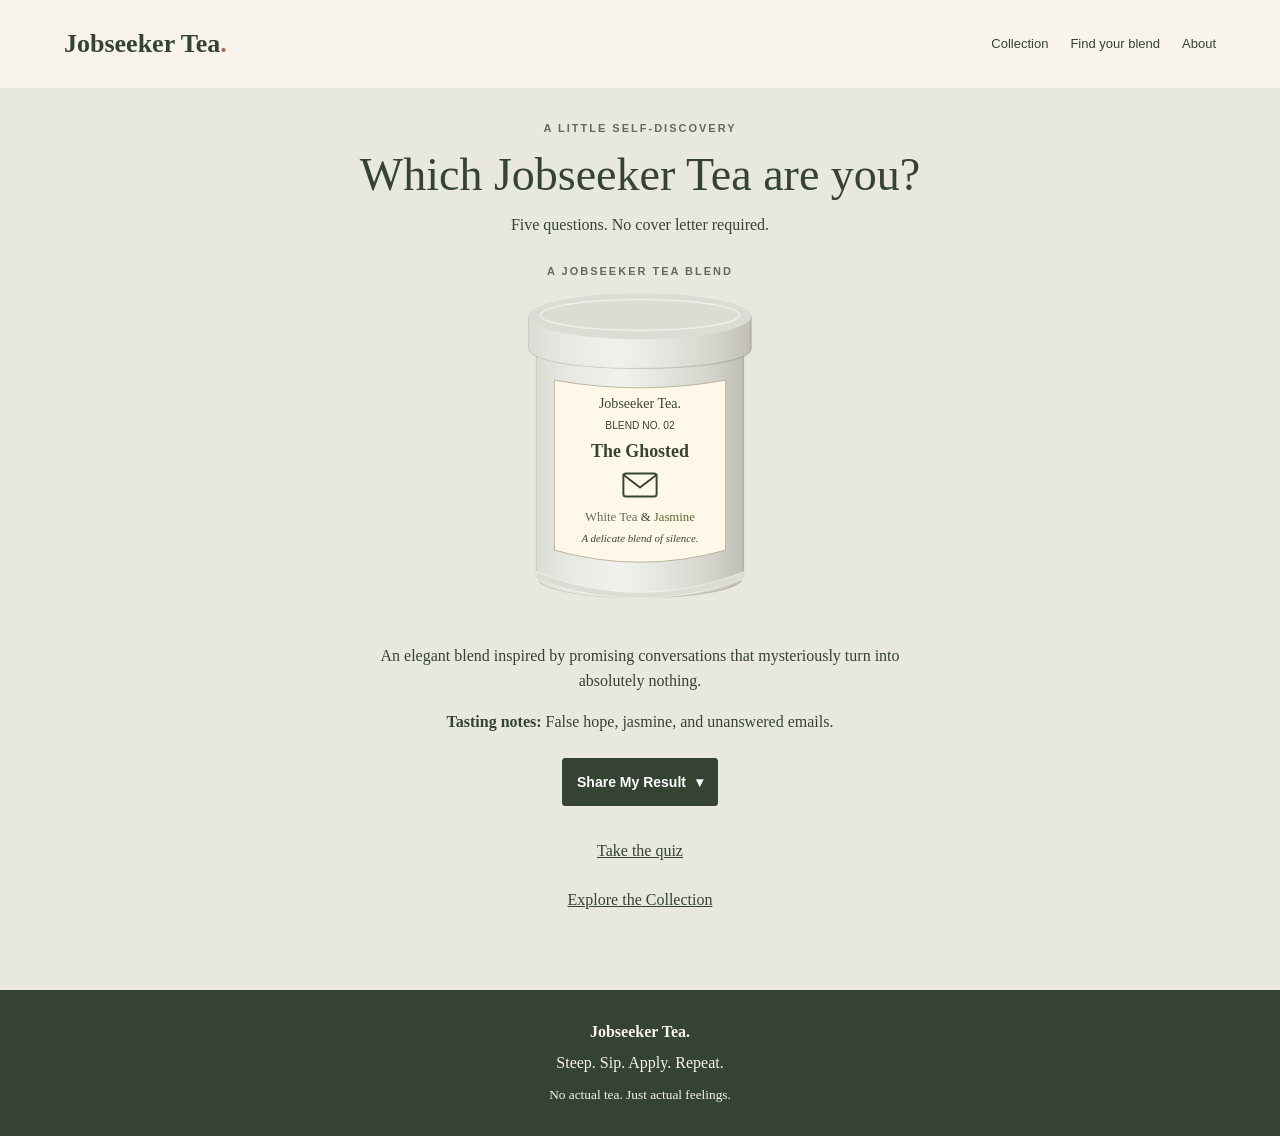
<file: jobseeker-tea-v14/result-the-ghosted.html>
<!doctype html><html lang="en"><head><meta charset="utf-8"><meta name="viewport" content="width=device-width,initial-scale=1"><meta name="description" content="Five questions to discover your fictional Jobseeker Tea blend."><title>My Jobseeker Tea is The Ghosted! | Jobseeker Tea</title><meta property="og:type" content="website"><meta property="og:site_name" content="Jobseeker Tea"><meta property="og:title" content="My Jobseeker Tea is The Ghosted!"><meta property="og:description" content="White Tea &amp; Jasmine. A delicate blend of silence. Which blend are you?"><meta property="og:url" content="https://jobseekertea.netlify.app/result-the-ghosted.html"><meta property="og:image" content="https://jobseekertea.netlify.app/share/the-ghosted.png"><meta property="og:image:width" content="1200"><meta property="og:image:height" content="630"><meta property="og:image:alt" content="My Jobseeker Tea is The Ghosted!"><meta name="twitter:card" content="summary_large_image"><meta name="twitter:title" content="My Jobseeker Tea is The Ghosted!"><meta name="twitter:description" content="White Tea &amp; Jasmine. A delicate blend of silence. Which blend are you?"><meta name="twitter:image" content="https://jobseekertea.netlify.app/share/the-ghosted.png"><link rel="icon" href="favicon.svg" type="image/svg+xml"><link rel="stylesheet" href="style.css"><script src="script.js" defer></script></head><body class="quiz-page" data-shared-blend="the-ghosted"><header><a class="brand" href="index.html">Jobseeker Tea<span>.</span></a><nav aria-label="Main navigation"><a href="index.html#collection">Collection</a><a href="blends.html">Find your blend</a><a href="about.html">About</a></nav></header><main><section id="quiz" class="quiz"><p class="eyebrow">A little self-discovery</p><h2>Which Jobseeker Tea are you?</h2><p>Five questions. No cover letter required.</p><div id="quizcontent"></div></section></main><footer><strong>Jobseeker Tea.</strong><p>Steep. Sip. Apply. Repeat.</p><small>No actual tea. Just actual feelings.</small></footer></body></html>
</file>
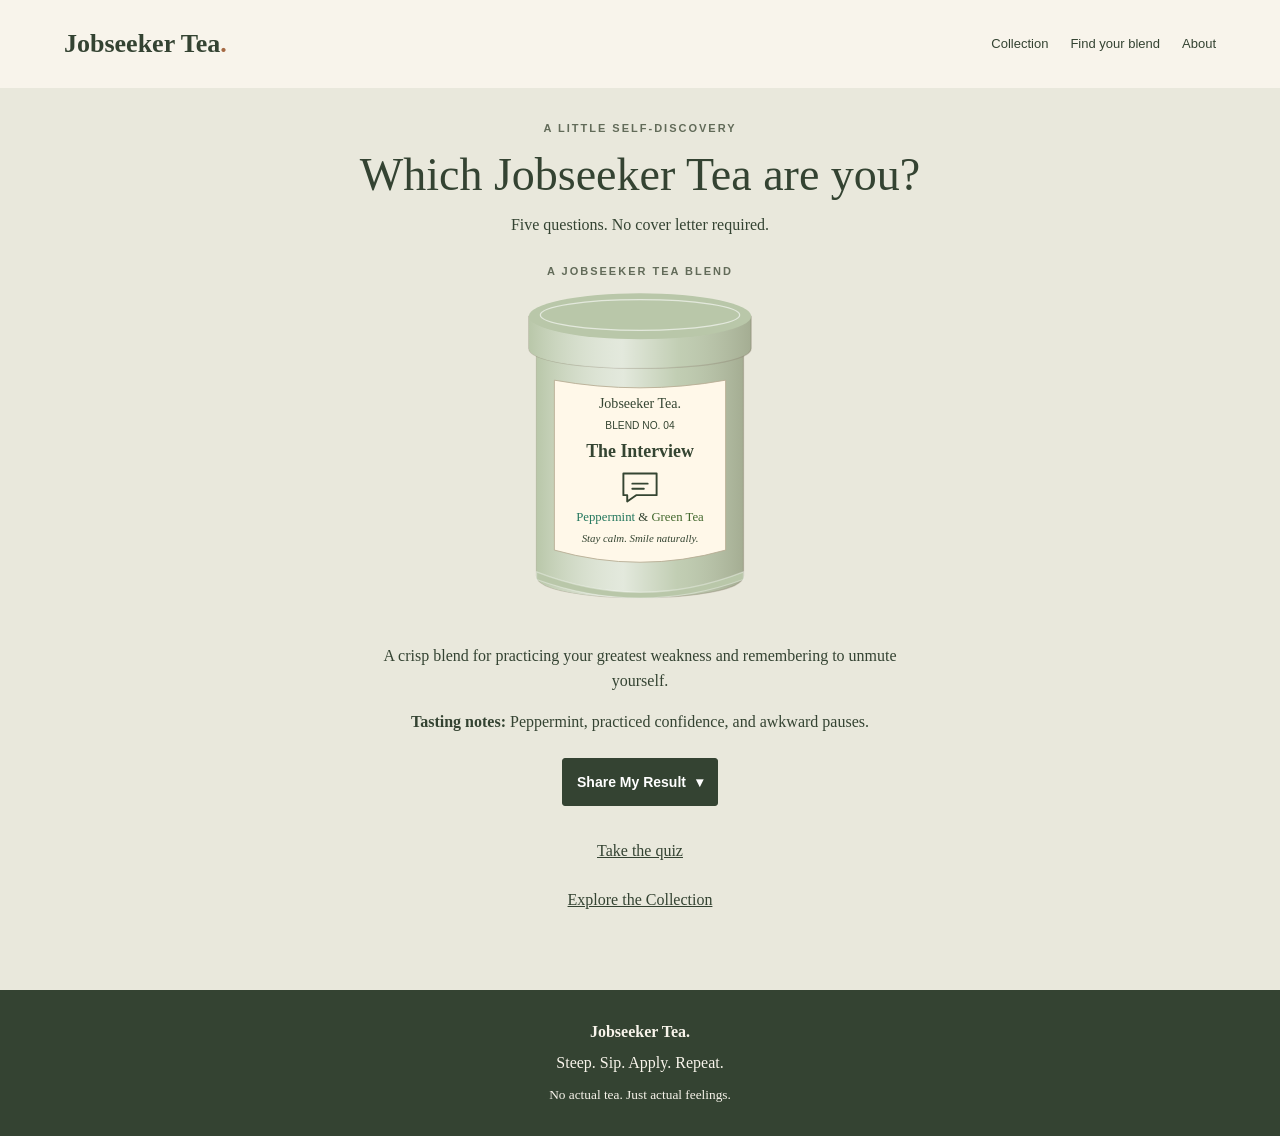
<file: jobseeker-tea-v14/result-the-interview.html>
<!doctype html><html lang="en"><head><meta charset="utf-8"><meta name="viewport" content="width=device-width,initial-scale=1"><meta name="description" content="Five questions to discover your fictional Jobseeker Tea blend."><title>My Jobseeker Tea is The Interview! | Jobseeker Tea</title><meta property="og:type" content="website"><meta property="og:site_name" content="Jobseeker Tea"><meta property="og:title" content="My Jobseeker Tea is The Interview!"><meta property="og:description" content="Peppermint &amp; Green Tea. Stay calm. Smile naturally. Which blend are you?"><meta property="og:url" content="https://jobseekertea.netlify.app/result-the-interview.html"><meta property="og:image" content="https://jobseekertea.netlify.app/share/the-interview.png"><meta property="og:image:width" content="1200"><meta property="og:image:height" content="630"><meta property="og:image:alt" content="My Jobseeker Tea is The Interview!"><meta name="twitter:card" content="summary_large_image"><meta name="twitter:title" content="My Jobseeker Tea is The Interview!"><meta name="twitter:description" content="Peppermint &amp; Green Tea. Stay calm. Smile naturally. Which blend are you?"><meta name="twitter:image" content="https://jobseekertea.netlify.app/share/the-interview.png"><link rel="icon" href="favicon.svg" type="image/svg+xml"><link rel="stylesheet" href="style.css"><script src="script.js" defer></script></head><body class="quiz-page" data-shared-blend="the-interview"><header><a class="brand" href="index.html">Jobseeker Tea<span>.</span></a><nav aria-label="Main navigation"><a href="index.html#collection">Collection</a><a href="blends.html">Find your blend</a><a href="about.html">About</a></nav></header><main><section id="quiz" class="quiz"><p class="eyebrow">A little self-discovery</p><h2>Which Jobseeker Tea are you?</h2><p>Five questions. No cover letter required.</p><div id="quizcontent"></div></section></main><footer><strong>Jobseeker Tea.</strong><p>Steep. Sip. Apply. Repeat.</p><small>No actual tea. Just actual feelings.</small></footer></body></html>
</file>
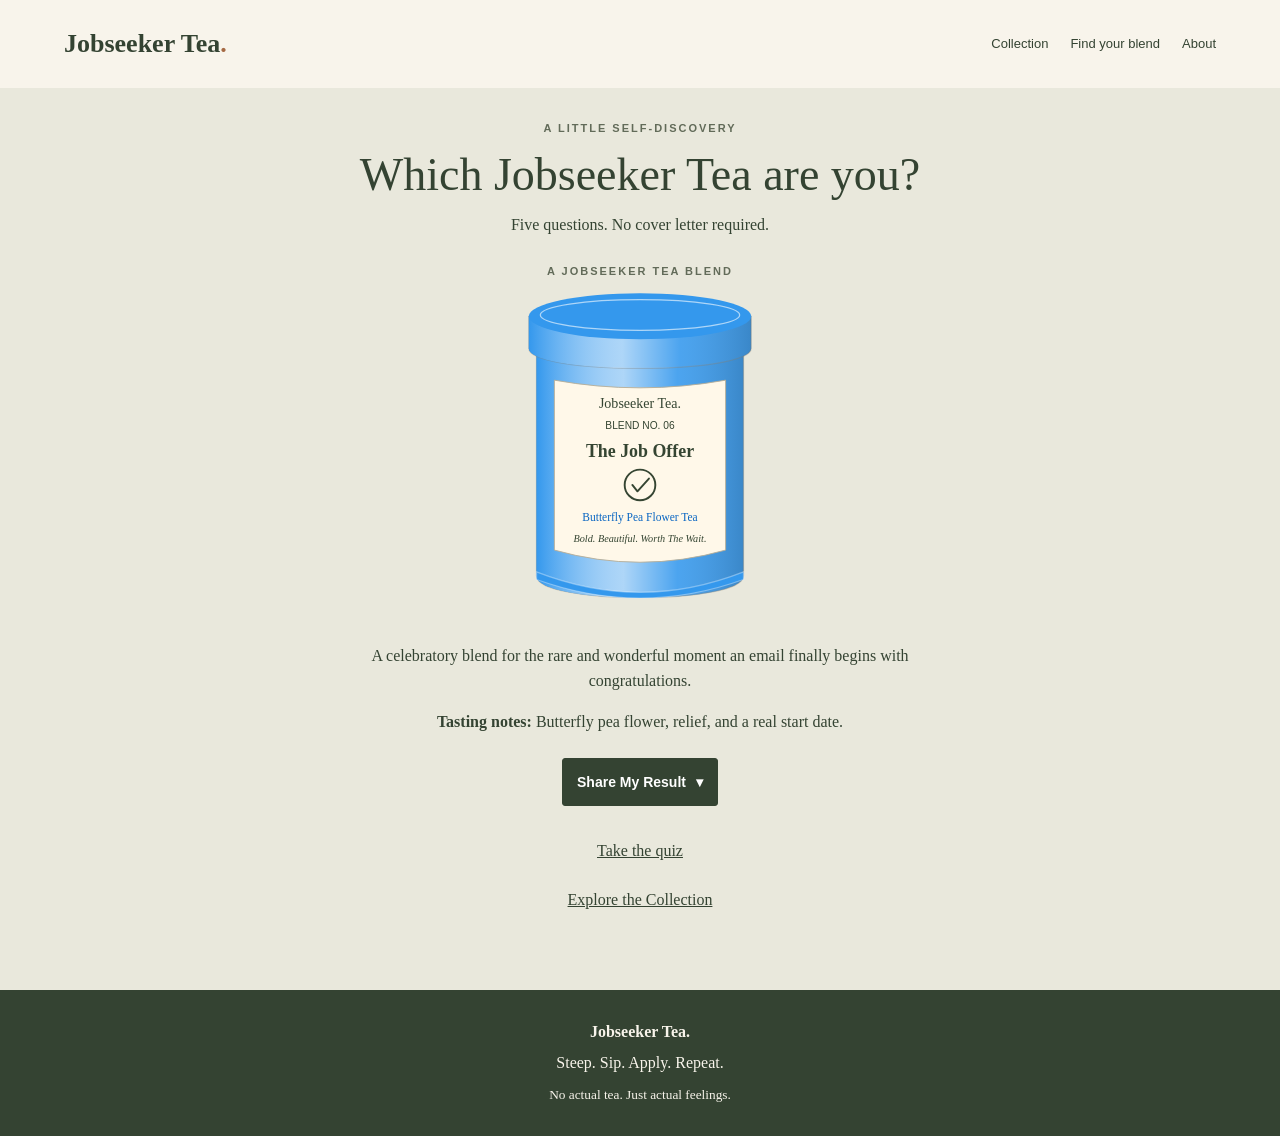
<file: jobseeker-tea-v14/result-the-job-offer.html>
<!doctype html><html lang="en"><head><meta charset="utf-8"><meta name="viewport" content="width=device-width,initial-scale=1"><meta name="description" content="Five questions to discover your fictional Jobseeker Tea blend."><title>My Jobseeker Tea is The Job Offer! | Jobseeker Tea</title><meta property="og:type" content="website"><meta property="og:site_name" content="Jobseeker Tea"><meta property="og:title" content="My Jobseeker Tea is The Job Offer!"><meta property="og:description" content="Butterfly Pea Flower Tea. Bold. Beautiful. Worth The Wait. Which blend are you?"><meta property="og:url" content="https://jobseekertea.netlify.app/result-the-job-offer.html"><meta property="og:image" content="https://jobseekertea.netlify.app/share/the-job-offer.png"><meta property="og:image:width" content="1200"><meta property="og:image:height" content="630"><meta property="og:image:alt" content="My Jobseeker Tea is The Job Offer!"><meta name="twitter:card" content="summary_large_image"><meta name="twitter:title" content="My Jobseeker Tea is The Job Offer!"><meta name="twitter:description" content="Butterfly Pea Flower Tea. Bold. Beautiful. Worth The Wait. Which blend are you?"><meta name="twitter:image" content="https://jobseekertea.netlify.app/share/the-job-offer.png"><link rel="icon" href="favicon.svg" type="image/svg+xml"><link rel="stylesheet" href="style.css"><script src="script.js" defer></script></head><body class="quiz-page" data-shared-blend="the-job-offer"><header><a class="brand" href="index.html">Jobseeker Tea<span>.</span></a><nav aria-label="Main navigation"><a href="index.html#collection">Collection</a><a href="blends.html">Find your blend</a><a href="about.html">About</a></nav></header><main><section id="quiz" class="quiz"><p class="eyebrow">A little self-discovery</p><h2>Which Jobseeker Tea are you?</h2><p>Five questions. No cover letter required.</p><div id="quizcontent"></div></section></main><footer><strong>Jobseeker Tea.</strong><p>Steep. Sip. Apply. Repeat.</p><small>No actual tea. Just actual feelings.</small></footer></body></html>
</file>
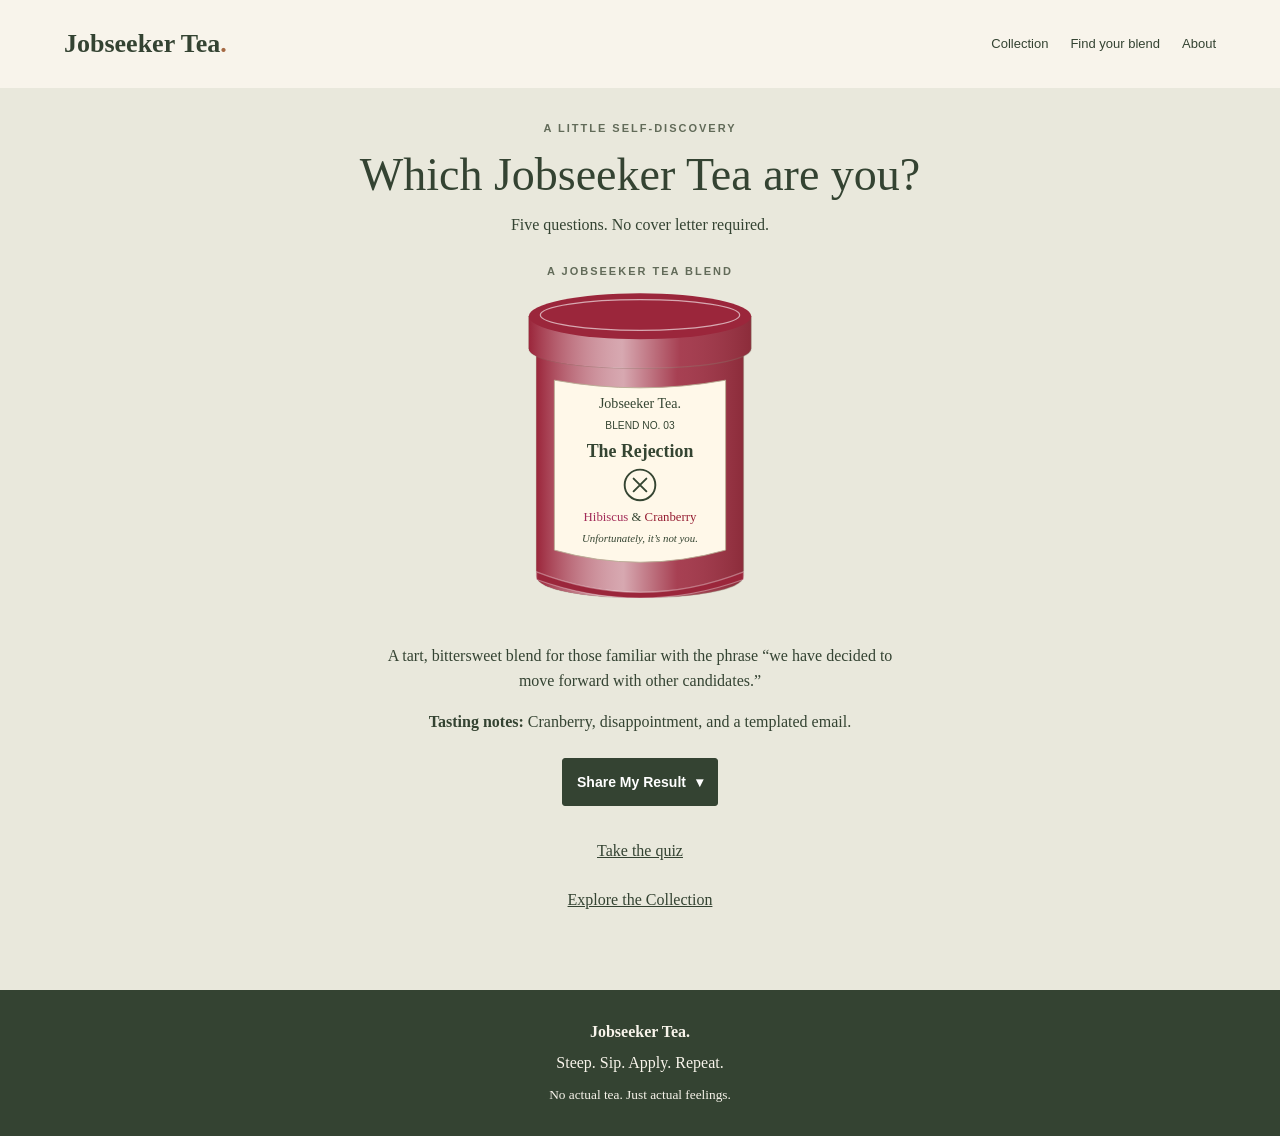
<file: jobseeker-tea-v14/result-the-rejection.html>
<!doctype html><html lang="en"><head><meta charset="utf-8"><meta name="viewport" content="width=device-width,initial-scale=1"><meta name="description" content="Five questions to discover your fictional Jobseeker Tea blend."><title>My Jobseeker Tea is The Rejection! | Jobseeker Tea</title><meta property="og:type" content="website"><meta property="og:site_name" content="Jobseeker Tea"><meta property="og:title" content="My Jobseeker Tea is The Rejection!"><meta property="og:description" content="Hibiscus &amp; Cranberry. Unfortunately, it’s not you. Which blend are you?"><meta property="og:url" content="https://jobseekertea.netlify.app/result-the-rejection.html"><meta property="og:image" content="https://jobseekertea.netlify.app/share/the-rejection.png"><meta property="og:image:width" content="1200"><meta property="og:image:height" content="630"><meta property="og:image:alt" content="My Jobseeker Tea is The Rejection!"><meta name="twitter:card" content="summary_large_image"><meta name="twitter:title" content="My Jobseeker Tea is The Rejection!"><meta name="twitter:description" content="Hibiscus &amp; Cranberry. Unfortunately, it’s not you. Which blend are you?"><meta name="twitter:image" content="https://jobseekertea.netlify.app/share/the-rejection.png"><link rel="icon" href="favicon.svg" type="image/svg+xml"><link rel="stylesheet" href="style.css"><script src="script.js" defer></script></head><body class="quiz-page" data-shared-blend="the-rejection"><header><a class="brand" href="index.html">Jobseeker Tea<span>.</span></a><nav aria-label="Main navigation"><a href="index.html#collection">Collection</a><a href="blends.html">Find your blend</a><a href="about.html">About</a></nav></header><main><section id="quiz" class="quiz"><p class="eyebrow">A little self-discovery</p><h2>Which Jobseeker Tea are you?</h2><p>Five questions. No cover letter required.</p><div id="quizcontent"></div></section></main><footer><strong>Jobseeker Tea.</strong><p>Steep. Sip. Apply. Repeat.</p><small>No actual tea. Just actual feelings.</small></footer></body></html>
</file>
<file: style.css>
:root{--ink:#344332;--paper:#f8f4eb;--muted:#626b59;--line:#d8d6c8}*{box-sizing:border-box}html{scroll-behavior:smooth}body{margin:0;background:var(--paper);color:var(--ink);font-family:Georgia,'Times New Roman',serif;line-height:1.55}button,a{-webkit-tap-highlight-color:transparent}a{color:inherit}button{font:inherit;cursor:pointer}button:focus-visible,a:focus-visible{outline:3px solid #92612c;outline-offset:4px}header{display:flex;align-items:center;justify-content:space-between;gap:20px;padding:22px max(5vw,20px);border-bottom:1px solid var(--line)}.brand{font-size:26px;font-weight:bold;text-decoration:none;white-space:nowrap}.brand span{color:#a56943}nav{display:flex;gap:22px;flex-wrap:wrap}nav a,.secondary{font-family:Arial,sans-serif;font-size:13px;text-decoration:none}nav a:hover,.secondary:hover{text-decoration:underline}.hero{text-align:center;padding:90px 20px 85px;background:#e9e8dc}.eyebrow{font:600 11px/1.6 Arial,sans-serif;letter-spacing:2px;text-transform:uppercase;color:var(--muted)}h1,h2,h3,p{margin-top:0}h1{font-size:clamp(40px,6.5vw,78px);font-weight:normal;line-height:1.08;margin:20px auto;max-width:950px}h2{font-size:clamp(29px,4vw,46px);font-weight:normal;line-height:1.15;margin-bottom:15px}.hero>p:not(.eyebrow){font-size:19px;max-width:580px;margin:0 auto 25px}.btn{display:inline-block;border:1px solid var(--ink);background:var(--ink);color:#fff;padding:13px 24px;text-decoration:none;font:600 14px/1.4 Arial,sans-serif;border-radius:3px}.btn:hover{background:#495b43}.secondary{display:block;margin:18px auto 0}#collection{max-width:1100px;margin:auto;padding:65px 24px}.sectionhead{text-align:center;margin-bottom:35px}.products{display:grid;grid-template-columns:repeat(3,minmax(0,1fr));gap:34px 25px}.product{background:none;border:0;padding:0;text-align:left;color:inherit;width:100%}.product:hover .package{transform:translateY(-4px)}.package{background:var(--tea);aspect-ratio:4/5;display:flex;flex-direction:column;justify-content:space-between;align-items:center;text-align:center;padding:24px 16px;position:relative;border:1px solid #34433240;transition:transform .2s;isolation:isolate}.package:before{content:'';position:absolute;inset:9px;border:1px solid #34433265;pointer-events:none;z-index:-1}.packbrand{font-weight:bold;font-size:17px}.packno,.packfoot{font:10px/1.5 Arial,sans-serif;letter-spacing:1.5px;text-transform:uppercase}.packname{display:block;font-size:clamp(25px,3vw,37px);line-height:1.05;margin:12px 0}.packflavor{font-size:14px}.packnote{display:block;border-top:1px solid #34433265;margin:14px auto 0;padding-top:12px;font-size:14px;font-style:italic;max-width:200px}.product h3{font-size:22px;margin:12px 0 0}.product p{font:13px/1.5 Arial,sans-serif;color:var(--muted);margin:4px 0}.quiz,.about{text-align:center;padding:65px 20px}.quiz{background:#e9e8dc}.about{max-width:730px;margin:auto}.quiz>p,.about>p{max-width:590px;margin-left:auto;margin-right:auto}#quizcontent{max-width:540px;margin:25px auto 0}.question{background:var(--paper);padding:24px;text-align:left;border:1px solid var(--line)}.question h3{font-size:24px;font-weight:normal}.choices{display:grid;gap:10px}.choice{background:transparent;color:var(--ink);border:1px solid #a3aa97;text-align:left;padding:13px;border-radius:3px}.choice:hover{background:#e0e3d6}.progress{height:4px;background:#d4d6c9;margin-bottom:20px}.progress span{display:block;height:100%;background:var(--ink)}.result .package{max-width:265px;margin:0 auto 20px}.result .btn{margin:5px}.plain{border:0;background:none;text-decoration:underline;color:var(--ink);padding:12px}footer{text-align:center;padding:30px;background:var(--ink);color:var(--paper)}footer p{margin:6px 0}dialog{width:min(90vw,650px);max-height:90vh;overflow:auto;border:1px solid var(--line);background:var(--paper);color:var(--ink);padding:35px}dialog::backdrop{background:#1d281db0}.close{position:absolute;right:10px;top:5px;border:0;background:none;font-size:30px;color:var(--ink)}.detailgrid{display:grid;grid-template-columns:1fr 1fr;gap:24px;align-items:center}.detailgrid h2{font-size:32px}.detailgrid p{margin-bottom:10px}.notice{font-size:13px;color:var(--muted)}@media(max-width:700px){header{flex-direction:column;gap:8px;padding:15px}nav{gap:16px}.hero{padding:55px 20px}.products{grid-template-columns:repeat(2,minmax(0,1fr));gap:20px 12px}#collection{padding:45px 15px}.package{padding:18px 12px;aspect-ratio:3/4}.packbrand{font-size:13px}.packname{font-size:clamp(20px,5vw,30px)}.packflavor,.packnote{font-size:12px}.packno,.packfoot{font-size:8px;letter-spacing:.7px}.product h3{font-size:18px}.detailgrid{grid-template-columns:1fr}.detailgrid .package{max-width:240px;margin:auto;width:100%}.quiz,.about{padding:45px 16px}}@media(prefers-reduced-motion:reduce){html{scroll-behavior:auto}.package{transition:none}}

/* Responsive refinements for touch screens and narrow phones. */
nav{justify-content:center}nav a,.secondary{display:inline-flex;align-items:center;justify-content:center;min-height:44px}.secondary{display:flex;width:fit-content}.btn,.choice,.plain{min-height:44px}.close{min-width:44px;min-height:44px}.package{min-width:0;overflow-wrap:anywhere}.detailgrid>*{min-width:0}.result .btn{max-width:100%;white-space:normal}dialog{max-height:85dvh}.question{overflow-wrap:anywhere}
@media(max-width:700px){.package{aspect-ratio:auto;min-height:260px;gap:12px}.hero h1{font-size:clamp(32px,8vw,48px)}.hero>p:not(.eyebrow){font-size:17px}.question{padding:18px}dialog{padding:48px 18px 22px}.result .btn{display:block;width:100%;margin:10px 0}}
@media(max-width:380px){.products{grid-template-columns:1fr;max-width:300px;margin:auto}.package{min-height:320px;padding:24px 16px}.packname{font-size:30px}.packbrand{font-size:17px}.packflavor,.packnote{font-size:14px}nav{gap:10px}.hero{padding:45px 16px}}
@media(hover:none){.product:hover .package{transform:none}}

/* Original vector tins, no external artwork. */
header{border-bottom:0}.package{background:none!important;display:block;padding:0!important;border:0;aspect-ratio:auto!important;width:min(100%,230px);margin:0 auto;isolation:auto}.package:before{display:none}.package svg{display:block;width:100%;height:auto;overflow:visible}.product{text-align:center}.product h3{margin-top:4px}.products{gap:30px 20px}.quizmeta,.quiznav{display:flex;align-items:center;justify-content:space-between;gap:12px}.quizmeta p{margin-bottom:0}.quizmeta span{font:12px Arial,sans-serif;color:var(--muted)}.progress{display:flex;gap:5px;background:none;height:5px;margin-top:12px}.progress span{flex:1;background:#d4d6c9;border-radius:5px}.progress .filled{background:var(--ink)}.choice{display:flex;align-items:center;gap:12px;min-height:48px;border-radius:8px}.choice[aria-pressed=true]{background:#e0e8d9;border-color:var(--ink)}.dot{flex:none;width:17px;height:17px;border:1px solid #65715b;border-radius:50%}.choice[aria-pressed=true] .dot{background:var(--ink);box-shadow:inset 0 0 0 4px #e0e8d9}.quiznav{margin-top:20px}.btn:disabled,.plain:disabled{opacity:.45;cursor:not-allowed}.question{border-radius:12px}.detailgrid .package{max-width:220px}.result .package{max-width:235px}.question h3:focus,.result p:focus{outline:none}@media(max-width:700px){.products{grid-template-columns:repeat(2,minmax(0,1fr));gap:22px 12px}.product h3{font-size:17px}.product p{font-size:11px}.question{padding:16px}.package{max-width:220px}}@media(max-width:360px){#collection{padding-left:12px;padding-right:12px}.products{gap:20px 8px}.product h3{font-size:15px}}

/* Requested visual refinements */
.product:hover .explore-blend,.product:focus-visible .explore-blend{text-decoration:underline;text-underline-offset:3px}.hero{padding-top:44px}.hero>.eyebrow{margin-bottom:8px}.hero h1{margin-top:8px}@media(max-width:700px){.hero{padding-top:28px}}@media(max-width:380px){.hero{padding-top:24px}}

/* About page and original SVG steam animation. */
.about-page{min-height:100vh;display:flex;flex-direction:column}.about-page main{flex:1;width:100%}.about-story{padding-top:35px;padding-bottom:65px}.about-story h1{font-size:clamp(34px,5vw,54px);margin:18px auto 28px}.about-story p{font-size:18px;margin-bottom:18px}.about-story .hope{font-size:clamp(25px,4vw,34px);font-style:italic;margin:32px auto 25px}.tea-cup{display:block;margin:0 auto;color:var(--muted);overflow:visible}.steam path{transform-box:fill-box;transform-origin:center}.tea-cup:hover .steam path{animation:steam-rise 1.65s ease-in-out infinite}.tea-cup:hover .steam path:nth-child(2){animation-delay:-.55s}.tea-cup:hover .steam path:nth-child(3){animation-delay:-1.1s}@keyframes steam-rise{0%,100%{transform:translate(0,0);opacity:1}50%{transform:translate(2px,-5px);opacity:.55}}nav a[aria-current=page]{text-decoration:underline;text-underline-offset:4px}@media(hover:none){.tea-cup:active .steam path{animation:steam-rise 1.65s ease-in-out infinite}}@media(prefers-reduced-motion:reduce){.tea-cup:hover .steam path,.tea-cup:active .steam path{animation:none}}@media(max-width:700px){.about-story{padding:30px 22px 45px}.about-story p{font-size:17px}}

/* LinkedIn sharing and narrow-screen refinements */
#shareResult{background:#0A66C2;color:#fff;border-color:#0A66C2;min-height:48px;display:inline-flex;align-items:center;justify-content:center;gap:9px;text-align:center}#shareResult:hover,#shareResult:active{background:#004182;border-color:#004182}#shareResult:focus-visible{outline-color:#0A66C2}#shareResult svg{width:18px;height:18px;flex:none} .notice{overflow-wrap:anywhere} .quiznav{flex-wrap:wrap} @media(max-width:700px){#shareResult{display:flex;width:100%;margin:10px 0}.package{min-height:0}.products{align-items:start}} @media(max-width:380px){.products{grid-template-columns:1fr;max-width:260px}.quiznav .btn{padding-inline:16px}}

/* Compact LinkedIn button at all screen sizes */
#shareResult{display:inline-flex;width:auto;max-width:100%;padding-inline:14px;min-height:48px;margin-inline:auto;white-space:normal}

/* Featured blend catalog */
.blend-intro{text-align:center;padding:44px 20px 38px;background:#e9e8dc}.blend-intro h1{margin:8px auto 15px}.blend-intro>p:not(.eyebrow){font-size:19px}.blend-catalog{max-width:1050px;margin:auto;padding:0 30px}.blend-feature{display:grid;grid-template-columns:minmax(0,1fr) minmax(0,1.15fr);align-items:center;gap:clamp(24px,7vw,88px);padding:55px 0;border-bottom:1px solid var(--line)}.blend-feature .package{width:min(100%,340px);max-width:340px;min-height:0}.blend-feature:nth-child(even){grid-template-columns:minmax(0,1.15fr) minmax(0,1fr)}.blend-feature:nth-child(even) .package{grid-column:2;grid-row:1}.blend-feature:nth-child(even) .blend-copy{grid-column:1;grid-row:1}.blend-copy{min-width:0}.blend-copy h2{margin:0 0 8px}.blend-flavor{font-size:20px;font-weight:bold;margin:0 0 18px}.blend-description{font-size:18px}.blend-copy dl{margin:22px 0 0;border-top:1px solid var(--line);padding-top:16px}.blend-copy dl div{margin:0 0 12px}.blend-copy dt{font:bold 13px Arial,sans-serif;margin-bottom:3px}.blend-copy dd{margin:0}.blend-end{text-align:center;padding:45px 20px}.blends-page #quiz{scroll-margin-top:16px}@media(max-width:700px){.blend-catalog{padding:0 22px}.blend-feature,.blend-feature:nth-child(even){display:grid;grid-template-columns:1fr;gap:18px;padding:34px 0}.blend-feature:nth-child(even) .package,.blend-feature:nth-child(even) .blend-copy{grid-column:auto;grid-row:auto}.blend-feature .package{width:min(100%,280px);max-width:280px}.blend-description{font-size:17px}.blend-intro{padding:28px 18px}.blend-flavor{font-size:18px}.blend-copy h2{font-size:32px}}

/* Dedicated quiz navigation and page */
nav{align-items:center}.nav-quiz{background:var(--ink);color:white;border-radius:3px;padding:8px 14px;font-weight:600;white-space:nowrap}.nav-quiz:hover{background:#495b43}.quiz-page{min-height:100vh;display:flex;flex-direction:column}.quiz-page main{flex:1;background:#e9e8dc}.quiz-page .quiz{padding-top:32px}.quiz-page .quiz h2{margin-bottom:12px}.quiz-page .result .btn{display:inline-flex;width:auto;max-width:100%;margin:5px;padding-inline:14px;align-items:center;justify-content:center}.quiz-page .result #shareResult{background:#0a66c2;color:white;border-color:#0a66c2}.quiz-page .result #shareResult:hover{background:#004182}.quiz-page .result .plain{display:block;margin:auto}@media(max-width:700px){header nav{gap:6px 14px;justify-content:center}header nav a{min-height:44px}.quiz-page .quiz{padding:25px 16px 40px}.quiz-page .result #shareResult{margin:8px auto}.quiz-page .result .btn{display:flex;margin:8px auto}.quiz-page .question h3{font-size:22px}}

/* Homepage: tighten the space after Explore the Collection. */
.hero{padding-bottom:44px}
.hero + #collection{padding-top:35px}
@media(max-width:700px){.hero{padding-bottom:28px}.hero + #collection{padding-top:26px}}
@media(max-width:380px){.hero{padding-bottom:24px}.hero + #collection{padding-top:24px}}

/* Compact responsive result sharing menu */
.quiz-page .result #shareResult{background:var(--ink);border-color:var(--ink);color:white;display:inline-flex;width:auto;gap:10px;margin:8px auto;padding:12px 14px}.quiz-page .result #shareResult:hover{background:#495b43}.share-wrap{width:min(100%,280px);margin:0 auto}.share-options{background:var(--paper);border:1px solid var(--line);border-radius:8px;padding:6px;text-align:left}.share-options[hidden]{display:none}.share-options button{display:block;width:100%;background:transparent;color:var(--ink);border:0;text-align:left;padding:12px;min-height:44px;border-radius:4px}.share-options button:hover,.share-options button:focus-visible{background:#e0e8d9}.share-options [data-share=linkedin]{color:#0a66c2}.share-options [data-share=facebook]{color:#185cb5}.share-options [data-share=whatsapp]{color:#16834a}.result a.plain{width:fit-content;min-height:44px}.result #copystatus{overflow-wrap:anywhere}
</file>
<file: jobseeker-tea-v14/style.css>
:root{--ink:#344332;--paper:#f8f4eb;--muted:#626b59;--line:#d8d6c8}*{box-sizing:border-box}html{scroll-behavior:smooth}body{margin:0;background:var(--paper);color:var(--ink);font-family:Georgia,'Times New Roman',serif;line-height:1.55}button,a{-webkit-tap-highlight-color:transparent}a{color:inherit}button{font:inherit;cursor:pointer}button:focus-visible,a:focus-visible{outline:3px solid #92612c;outline-offset:4px}header{display:flex;align-items:center;justify-content:space-between;gap:20px;padding:22px max(5vw,20px);border-bottom:1px solid var(--line)}.brand{font-size:26px;font-weight:bold;text-decoration:none;white-space:nowrap}.brand span{color:#a56943}nav{display:flex;gap:22px;flex-wrap:wrap}nav a,.secondary{font-family:Arial,sans-serif;font-size:13px;text-decoration:none}nav a:hover,.secondary:hover{text-decoration:underline}.hero{text-align:center;padding:90px 20px 85px;background:#e9e8dc}.eyebrow{font:600 11px/1.6 Arial,sans-serif;letter-spacing:2px;text-transform:uppercase;color:var(--muted)}h1,h2,h3,p{margin-top:0}h1{font-size:clamp(40px,6.5vw,78px);font-weight:normal;line-height:1.08;margin:20px auto;max-width:950px}h2{font-size:clamp(29px,4vw,46px);font-weight:normal;line-height:1.15;margin-bottom:15px}.hero>p:not(.eyebrow){font-size:19px;max-width:580px;margin:0 auto 25px}.btn{display:inline-block;border:1px solid var(--ink);background:var(--ink);color:#fff;padding:13px 24px;text-decoration:none;font:600 14px/1.4 Arial,sans-serif;border-radius:3px}.btn:hover{background:#495b43}.secondary{display:block;margin:18px auto 0}#collection{max-width:1100px;margin:auto;padding:65px 24px}.sectionhead{text-align:center;margin-bottom:35px}.products{display:grid;grid-template-columns:repeat(3,minmax(0,1fr));gap:34px 25px}.product{background:none;border:0;padding:0;text-align:left;color:inherit;width:100%}.product:hover .package{transform:translateY(-4px)}.package{background:var(--tea);aspect-ratio:4/5;display:flex;flex-direction:column;justify-content:space-between;align-items:center;text-align:center;padding:24px 16px;position:relative;border:1px solid #34433240;transition:transform .2s;isolation:isolate}.package:before{content:'';position:absolute;inset:9px;border:1px solid #34433265;pointer-events:none;z-index:-1}.packbrand{font-weight:bold;font-size:17px}.packno,.packfoot{font:10px/1.5 Arial,sans-serif;letter-spacing:1.5px;text-transform:uppercase}.packname{display:block;font-size:clamp(25px,3vw,37px);line-height:1.05;margin:12px 0}.packflavor{font-size:14px}.packnote{display:block;border-top:1px solid #34433265;margin:14px auto 0;padding-top:12px;font-size:14px;font-style:italic;max-width:200px}.product h3{font-size:22px;margin:12px 0 0}.product p{font:13px/1.5 Arial,sans-serif;color:var(--muted);margin:4px 0}.quiz,.about{text-align:center;padding:65px 20px}.quiz{background:#e9e8dc}.about{max-width:730px;margin:auto}.quiz>p,.about>p{max-width:590px;margin-left:auto;margin-right:auto}#quizcontent{max-width:540px;margin:25px auto 0}.question{background:var(--paper);padding:24px;text-align:left;border:1px solid var(--line)}.question h3{font-size:24px;font-weight:normal}.choices{display:grid;gap:10px}.choice{background:transparent;color:var(--ink);border:1px solid #a3aa97;text-align:left;padding:13px;border-radius:3px}.choice:hover{background:#e0e3d6}.progress{height:4px;background:#d4d6c9;margin-bottom:20px}.progress span{display:block;height:100%;background:var(--ink)}.result .package{max-width:265px;margin:0 auto 20px}.result .btn{margin:5px}.plain{border:0;background:none;text-decoration:underline;color:var(--ink);padding:12px}footer{text-align:center;padding:30px;background:var(--ink);color:var(--paper)}footer p{margin:6px 0}dialog{width:min(90vw,650px);max-height:90vh;overflow:auto;border:1px solid var(--line);background:var(--paper);color:var(--ink);padding:35px}dialog::backdrop{background:#1d281db0}.close{position:absolute;right:10px;top:5px;border:0;background:none;font-size:30px;color:var(--ink)}.detailgrid{display:grid;grid-template-columns:1fr 1fr;gap:24px;align-items:center}.detailgrid h2{font-size:32px}.detailgrid p{margin-bottom:10px}.notice{font-size:13px;color:var(--muted)}@media(max-width:700px){header{flex-direction:column;gap:8px;padding:15px}nav{gap:16px}.hero{padding:55px 20px}.products{grid-template-columns:repeat(2,minmax(0,1fr));gap:20px 12px}#collection{padding:45px 15px}.package{padding:18px 12px;aspect-ratio:3/4}.packbrand{font-size:13px}.packname{font-size:clamp(20px,5vw,30px)}.packflavor,.packnote{font-size:12px}.packno,.packfoot{font-size:8px;letter-spacing:.7px}.product h3{font-size:18px}.detailgrid{grid-template-columns:1fr}.detailgrid .package{max-width:240px;margin:auto;width:100%}.quiz,.about{padding:45px 16px}}@media(prefers-reduced-motion:reduce){html{scroll-behavior:auto}.package{transition:none}}

/* Responsive refinements for touch screens and narrow phones. */
nav{justify-content:center}nav a,.secondary{display:inline-flex;align-items:center;justify-content:center;min-height:44px}.secondary{display:flex;width:fit-content}.btn,.choice,.plain{min-height:44px}.close{min-width:44px;min-height:44px}.package{min-width:0;overflow-wrap:anywhere}.detailgrid>*{min-width:0}.result .btn{max-width:100%;white-space:normal}dialog{max-height:85dvh}.question{overflow-wrap:anywhere}
@media(max-width:700px){.package{aspect-ratio:auto;min-height:260px;gap:12px}.hero h1{font-size:clamp(32px,8vw,48px)}.hero>p:not(.eyebrow){font-size:17px}.question{padding:18px}dialog{padding:48px 18px 22px}.result .btn{display:block;width:100%;margin:10px 0}}
@media(max-width:380px){.products{grid-template-columns:1fr;max-width:300px;margin:auto}.package{min-height:320px;padding:24px 16px}.packname{font-size:30px}.packbrand{font-size:17px}.packflavor,.packnote{font-size:14px}nav{gap:10px}.hero{padding:45px 16px}}
@media(hover:none){.product:hover .package{transform:none}}

/* Original vector tins, no external artwork. */
header{border-bottom:0}.package{background:none!important;display:block;padding:0!important;border:0;aspect-ratio:auto!important;width:min(100%,230px);margin:0 auto;isolation:auto}.package:before{display:none}.package svg{display:block;width:100%;height:auto;overflow:visible}.product{text-align:center}.product h3{margin-top:4px}.products{gap:30px 20px}.quizmeta,.quiznav{display:flex;align-items:center;justify-content:space-between;gap:12px}.quizmeta p{margin-bottom:0}.quizmeta span{font:12px Arial,sans-serif;color:var(--muted)}.progress{display:flex;gap:5px;background:none;height:5px;margin-top:12px}.progress span{flex:1;background:#d4d6c9;border-radius:5px}.progress .filled{background:var(--ink)}.choice{display:flex;align-items:center;gap:12px;min-height:48px;border-radius:8px}.choice[aria-pressed=true]{background:#e0e8d9;border-color:var(--ink)}.dot{flex:none;width:17px;height:17px;border:1px solid #65715b;border-radius:50%}.choice[aria-pressed=true] .dot{background:var(--ink);box-shadow:inset 0 0 0 4px #e0e8d9}.quiznav{margin-top:20px}.btn:disabled,.plain:disabled{opacity:.45;cursor:not-allowed}.question{border-radius:12px}.detailgrid .package{max-width:220px}.result .package{max-width:235px}.question h3:focus,.result p:focus{outline:none}@media(max-width:700px){.products{grid-template-columns:repeat(2,minmax(0,1fr));gap:22px 12px}.product h3{font-size:17px}.product p{font-size:11px}.question{padding:16px}.package{max-width:220px}}@media(max-width:360px){#collection{padding-left:12px;padding-right:12px}.products{gap:20px 8px}.product h3{font-size:15px}}

/* Requested visual refinements */
.product:hover .explore-blend,.product:focus-visible .explore-blend{text-decoration:underline;text-underline-offset:3px}.hero{padding-top:44px}.hero>.eyebrow{margin-bottom:8px}.hero h1{margin-top:8px}@media(max-width:700px){.hero{padding-top:28px}}@media(max-width:380px){.hero{padding-top:24px}}

/* About page and original SVG steam animation. */
.about-page{min-height:100vh;display:flex;flex-direction:column}.about-page main{flex:1;width:100%}.about-story{padding-top:35px;padding-bottom:65px}.about-story h1{font-size:clamp(34px,5vw,54px);margin:18px auto 28px}.about-story p{font-size:18px;margin-bottom:18px}.about-story .hope{font-size:clamp(25px,4vw,34px);font-style:italic;margin:32px auto 25px}.tea-cup{display:block;margin:0 auto;color:var(--muted);overflow:visible}.steam path{transform-box:fill-box;transform-origin:center}.tea-cup:hover .steam path{animation:steam-rise 1.65s ease-in-out infinite}.tea-cup:hover .steam path:nth-child(2){animation-delay:-.55s}.tea-cup:hover .steam path:nth-child(3){animation-delay:-1.1s}@keyframes steam-rise{0%,100%{transform:translate(0,0);opacity:1}50%{transform:translate(2px,-5px);opacity:.55}}nav a[aria-current=page]{text-decoration:underline;text-underline-offset:4px}@media(hover:none){.tea-cup:active .steam path{animation:steam-rise 1.65s ease-in-out infinite}}@media(prefers-reduced-motion:reduce){.tea-cup:hover .steam path,.tea-cup:active .steam path{animation:none}}@media(max-width:700px){.about-story{padding:30px 22px 45px}.about-story p{font-size:17px}}

/* LinkedIn sharing and narrow-screen refinements */
#shareResult{background:#0A66C2;color:#fff;border-color:#0A66C2;min-height:48px;display:inline-flex;align-items:center;justify-content:center;gap:9px;text-align:center}#shareResult:hover,#shareResult:active{background:#004182;border-color:#004182}#shareResult:focus-visible{outline-color:#0A66C2}#shareResult svg{width:18px;height:18px;flex:none} .notice{overflow-wrap:anywhere} .quiznav{flex-wrap:wrap} @media(max-width:700px){#shareResult{display:flex;width:100%;margin:10px 0}.package{min-height:0}.products{align-items:start}} @media(max-width:380px){.products{grid-template-columns:1fr;max-width:260px}.quiznav .btn{padding-inline:16px}}

/* Compact LinkedIn button at all screen sizes */
#shareResult{display:inline-flex;width:auto;max-width:100%;padding-inline:14px;min-height:48px;margin-inline:auto;white-space:normal}

/* Featured blend catalog */
.blend-intro{text-align:center;padding:44px 20px 38px;background:#e9e8dc}.blend-intro h1{margin:8px auto 15px}.blend-intro>p:not(.eyebrow){font-size:19px}.blend-catalog{max-width:1050px;margin:auto;padding:0 30px}.blend-feature{display:grid;grid-template-columns:minmax(0,1fr) minmax(0,1.15fr);align-items:center;gap:clamp(24px,7vw,88px);padding:55px 0;border-bottom:1px solid var(--line)}.blend-feature .package{width:min(100%,340px);max-width:340px;min-height:0}.blend-feature:nth-child(even){grid-template-columns:minmax(0,1.15fr) minmax(0,1fr)}.blend-feature:nth-child(even) .package{grid-column:2;grid-row:1}.blend-feature:nth-child(even) .blend-copy{grid-column:1;grid-row:1}.blend-copy{min-width:0}.blend-copy h2{margin:0 0 8px}.blend-flavor{font-size:20px;font-weight:bold;margin:0 0 18px}.blend-description{font-size:18px}.blend-copy dl{margin:22px 0 0;border-top:1px solid var(--line);padding-top:16px}.blend-copy dl div{margin:0 0 12px}.blend-copy dt{font:bold 13px Arial,sans-serif;margin-bottom:3px}.blend-copy dd{margin:0}.blend-end{text-align:center;padding:45px 20px}.blends-page #quiz{scroll-margin-top:16px}@media(max-width:700px){.blend-catalog{padding:0 22px}.blend-feature,.blend-feature:nth-child(even){display:grid;grid-template-columns:1fr;gap:18px;padding:34px 0}.blend-feature:nth-child(even) .package,.blend-feature:nth-child(even) .blend-copy{grid-column:auto;grid-row:auto}.blend-feature .package{width:min(100%,280px);max-width:280px}.blend-description{font-size:17px}.blend-intro{padding:28px 18px}.blend-flavor{font-size:18px}.blend-copy h2{font-size:32px}}

/* Dedicated quiz navigation and page */
nav{align-items:center}.nav-quiz{background:var(--ink);color:white;border-radius:3px;padding:8px 14px;font-weight:600;white-space:nowrap}.nav-quiz:hover{background:#495b43}.quiz-page{min-height:100vh;display:flex;flex-direction:column}.quiz-page main{flex:1;background:#e9e8dc}.quiz-page .quiz{padding-top:32px}.quiz-page .quiz h2{margin-bottom:12px}.quiz-page .result .btn{display:inline-flex;width:auto;max-width:100%;margin:5px;padding-inline:14px;align-items:center;justify-content:center}.quiz-page .result #shareResult{background:#0a66c2;color:white;border-color:#0a66c2}.quiz-page .result #shareResult:hover{background:#004182}.quiz-page .result .plain{display:block;margin:auto}@media(max-width:700px){header nav{gap:6px 14px;justify-content:center}header nav a{min-height:44px}.quiz-page .quiz{padding:25px 16px 40px}.quiz-page .result #shareResult{margin:8px auto}.quiz-page .result .btn{display:flex;margin:8px auto}.quiz-page .question h3{font-size:22px}}

/* Homepage: tighten the space after Explore the Collection. */
.hero{padding-bottom:44px}
.hero + #collection{padding-top:35px}
@media(max-width:700px){.hero{padding-bottom:28px}.hero + #collection{padding-top:26px}}
@media(max-width:380px){.hero{padding-bottom:24px}.hero + #collection{padding-top:24px}}

/* Compact responsive result sharing menu */
.quiz-page .result #shareResult{background:var(--ink);border-color:var(--ink);color:white;display:inline-flex;width:auto;gap:10px;margin:8px auto;padding:12px 14px}.quiz-page .result #shareResult:hover{background:#495b43}.share-wrap{width:min(100%,280px);margin:0 auto}.share-options{background:var(--paper);border:1px solid var(--line);border-radius:8px;padding:6px;text-align:left}.share-options[hidden]{display:none}.share-options button{display:block;width:100%;background:transparent;color:var(--ink);border:0;text-align:left;padding:12px;min-height:44px;border-radius:4px}.share-options button:hover,.share-options button:focus-visible{background:#e0e8d9}.share-options [data-share=linkedin]{color:#0a66c2}.share-options [data-share=facebook]{color:#185cb5}.share-options [data-share=whatsapp]{color:#16834a}.result a.plain{width:fit-content;min-height:44px}.result #copystatus{overflow-wrap:anywhere}
</file>
